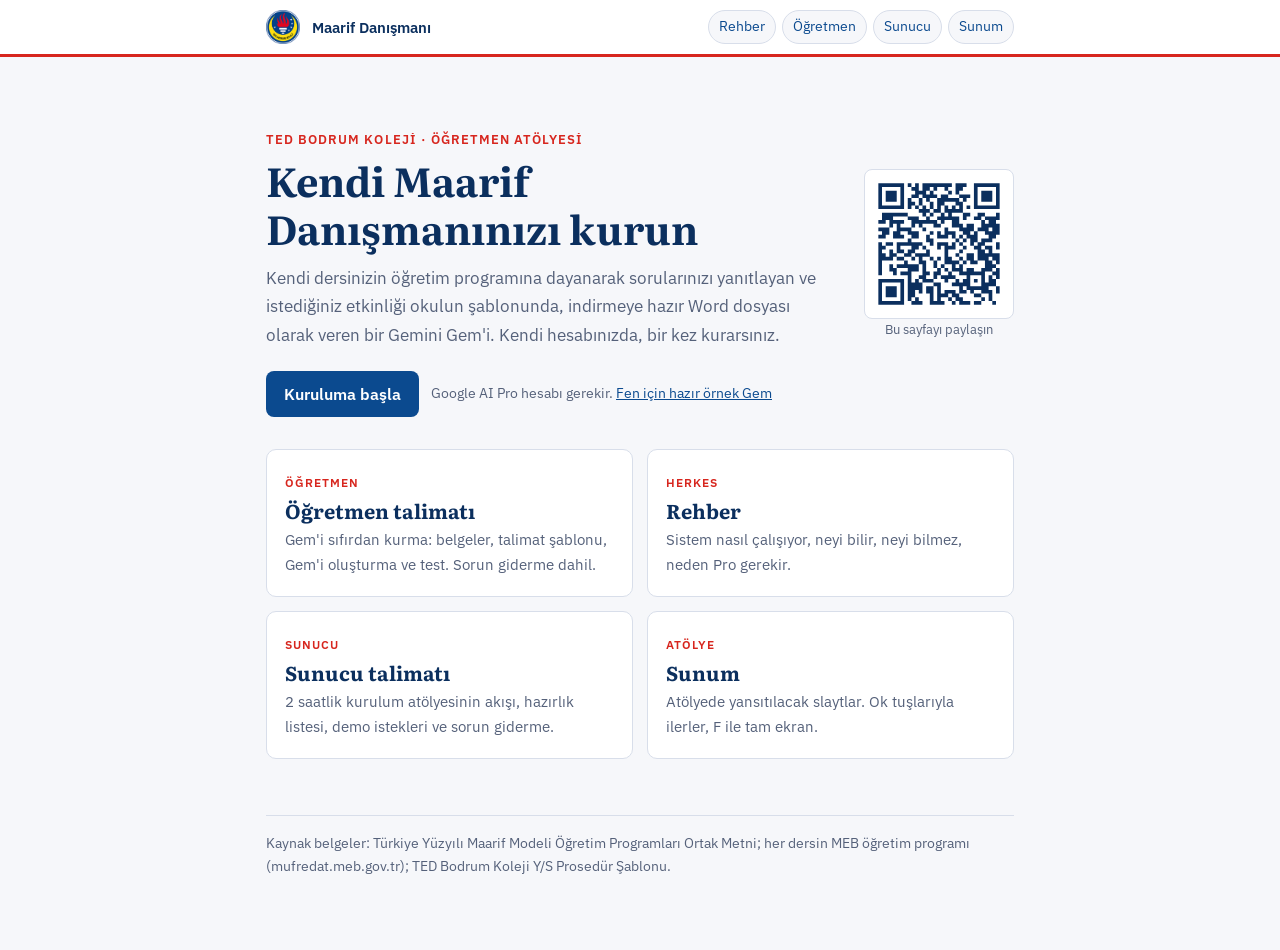
<file: index.html>
<!doctype html>
<html lang="tr">
<head>
<meta charset="utf-8">
<meta name="viewport" content="width=device-width, initial-scale=1, viewport-fit=cover">
<title>Maarif Danışmanı Atölyesi</title>
<meta name="description" content="TED Bodrum Koleji öğretmenlerinin kendi dersleri için Gemini ile Maarif Modeli danışmanı kurduğu atölye.">
<link rel="icon" href="assets/amblem.png">
<link rel="preconnect" href="https://fonts.googleapis.com">
<link rel="stylesheet" href="https://fonts.googleapis.com/css2?family=IBM+Plex+Mono:wght@400;500&family=IBM+Plex+Sans:ital,wght@0,400;0,500;0,600;1,400&family=Literata:opsz,wght@7..72,600;7..72,700&display=swap">
<link rel="stylesheet" href="assets/site.css">
<style>
.hero { display: grid; grid-template-columns: 1fr auto; gap: 28px; align-items: center; margin-top: 36px; }
.hero .qr { text-align: center; font-size: 13px; color: var(--muted); }
.hero .qr img { width: 150px; height: 150px; display: block; background: #fff; padding: 6px; border-radius: 8px; border: 1px solid var(--line); }
.cards { display: grid; grid-template-columns: repeat(2, minmax(0, 1fr)); gap: 14px; margin-top: 32px; }
.card { display: block; background: var(--surface); border: 1px solid var(--line); border-radius: 10px; padding: 18px; text-decoration: none; color: var(--fg); }
.card:hover, .card:focus-visible { border-color: var(--navy); }
.card .who { font-size: 12px; letter-spacing: .08em; text-transform: uppercase; color: var(--red); font-weight: 600; }
.card h2 { font-size: 20px; margin: 4px 0 6px; }
.card p { margin: 0; color: var(--muted); font-size: 15px; }
.cta { margin-top: 22px; display: flex; gap: 12px; flex-wrap: wrap; align-items: center; }
@media (max-width: 620px) { .hero { grid-template-columns: 1fr; } .hero .qr { display: none; } .cards { grid-template-columns: 1fr; } }
</style>
</head>
<body>
<header class="topbar"><div class="in">
  <img src="assets/amblem.png" alt="">
  <a class="brand" href="./" aria-current="page">Maarif Danışmanı</a>
  <nav aria-label="Sayfalar"><a href="rehber.html">Rehber</a><a href="ogretmen.html">Öğretmen</a><a href="sunucu.html">Sunucu</a><a href="sunum.html">Sunum</a></nav>
</div></header>

<main class="wrap">
  <section class="hero">
    <div>
      <p class="eyebrow">TED Bodrum Koleji · Öğretmen Atölyesi</p>
      <h1>Kendi Maarif Danışmanınızı kurun</h1>
      <p class="lead">Kendi dersinizin öğretim programına dayanarak sorularınızı yanıtlayan ve istediğiniz etkinliği okulun şablonunda, indirmeye hazır Word dosyası olarak veren bir Gemini Gem'i. Kendi hesabınızda, bir kez kurarsınız.</p>
      <div class="cta">
        <a class="btn" href="ogretmen.html">Kuruluma başla</a>
        <span class="lead" style="font-size:14px">Google AI Pro hesabı gerekir. <a href="https://gemini.google.com/gem/1J91IW7ghV2cMqy8UDze6Suy1BwKjvmki?usp=sharing" target="_blank" rel="noopener">Fen için hazır örnek Gem</a></span>
      </div>
    </div>
    <div class="qr"><img src="assets/qr.svg" alt="Bu sitenin QR kodu">Bu sayfayı paylaşın</div>
  </section>

  <div class="cards">
    <a class="card" href="ogretmen.html"><span class="who">Öğretmen</span><h2>Öğretmen talimatı</h2><p>Gem'i sıfırdan kurma: belgeler, talimat şablonu, Gem'i oluşturma ve test. Sorun giderme dahil.</p></a>
    <a class="card" href="rehber.html"><span class="who">Herkes</span><h2>Rehber</h2><p>Sistem nasıl çalışıyor, neyi bilir, neyi bilmez, neden Pro gerekir.</p></a>
    <a class="card" href="sunucu.html"><span class="who">Sunucu</span><h2>Sunucu talimatı</h2><p>2 saatlik kurulum atölyesinin akışı, hazırlık listesi, demo istekleri ve sorun giderme.</p></a>
    <a class="card" href="sunum.html"><span class="who">Atölye</span><h2>Sunum</h2><p>Atölyede yansıtılacak slaytlar. Ok tuşlarıyla ilerler, F ile tam ekran.</p></a>
  </div>

  <footer class="site">Kaynak belgeler: Türkiye Yüzyılı Maarif Modeli Öğretim Programları Ortak Metni; her dersin MEB öğretim programı (mufredat.meb.gov.tr); TED Bodrum Koleji Y/S Prosedür Şablonu.</footer>
</main>
</body>
</html>
</file>
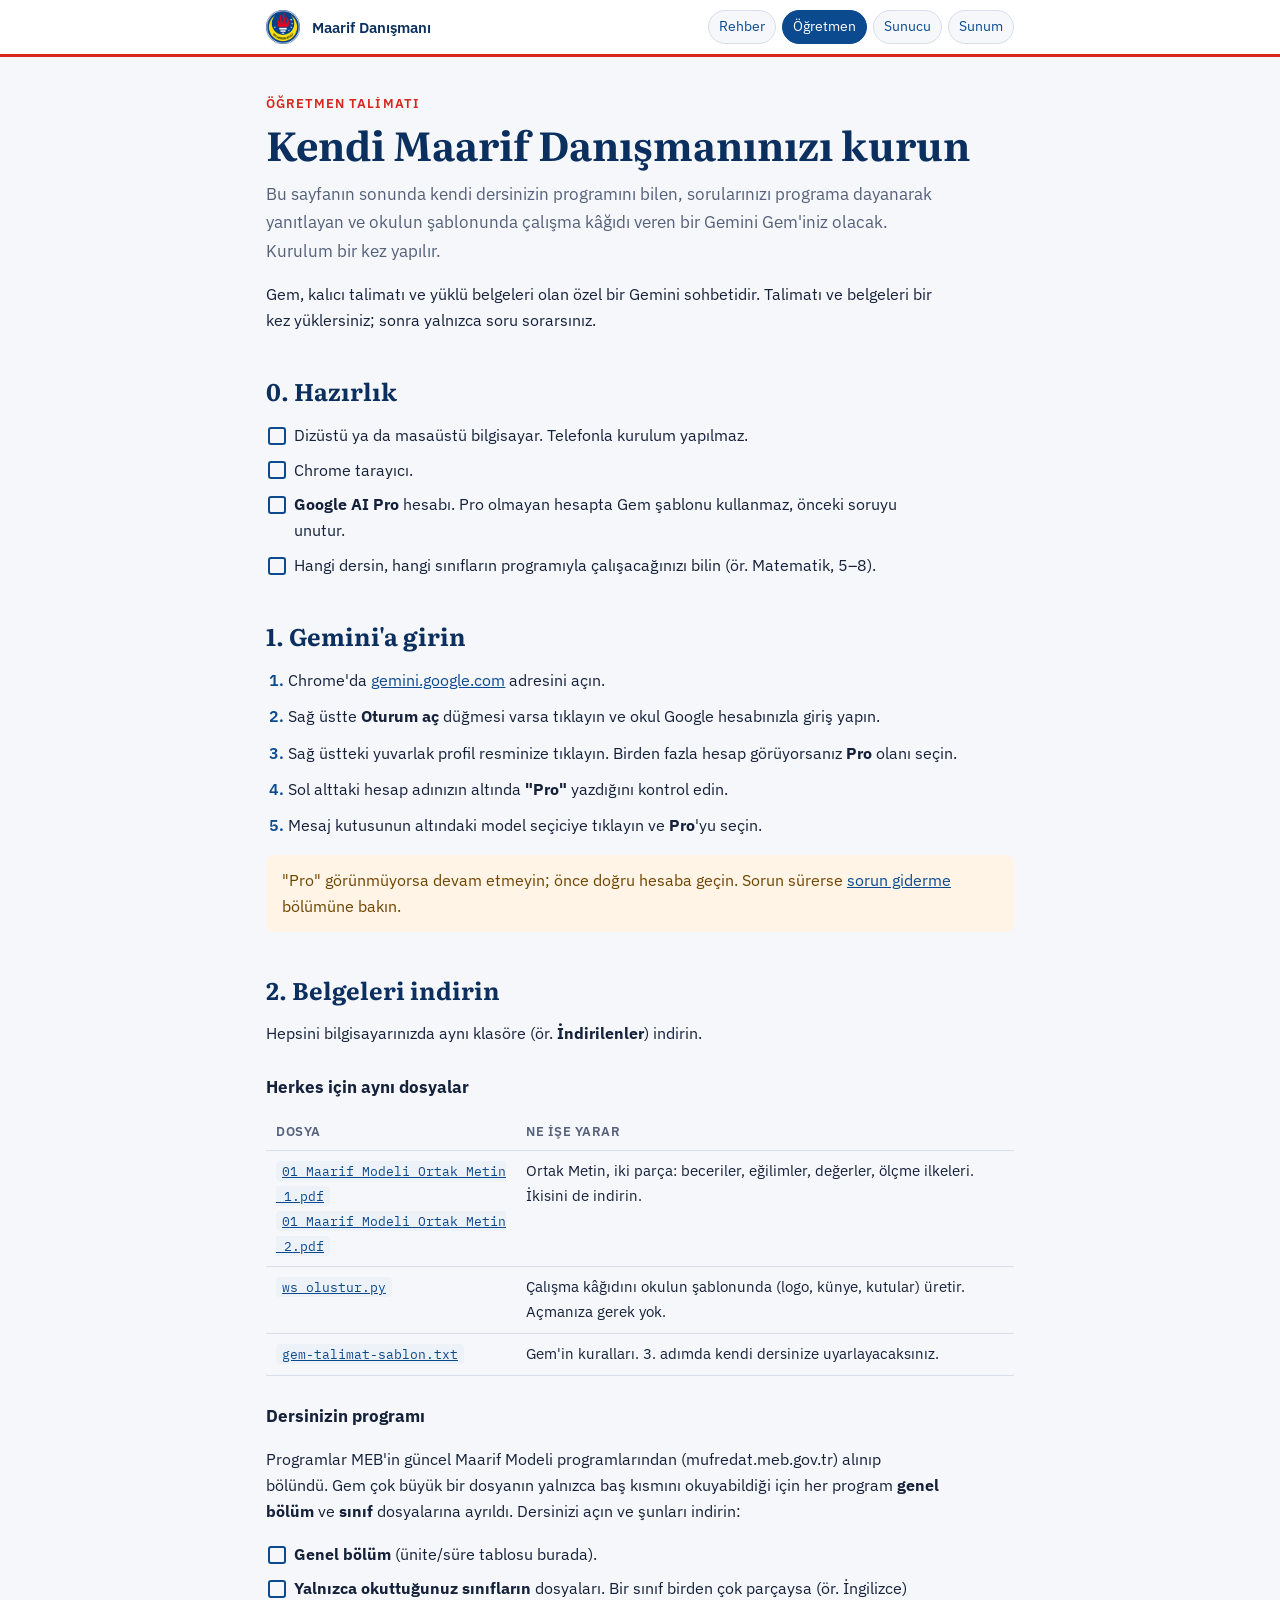
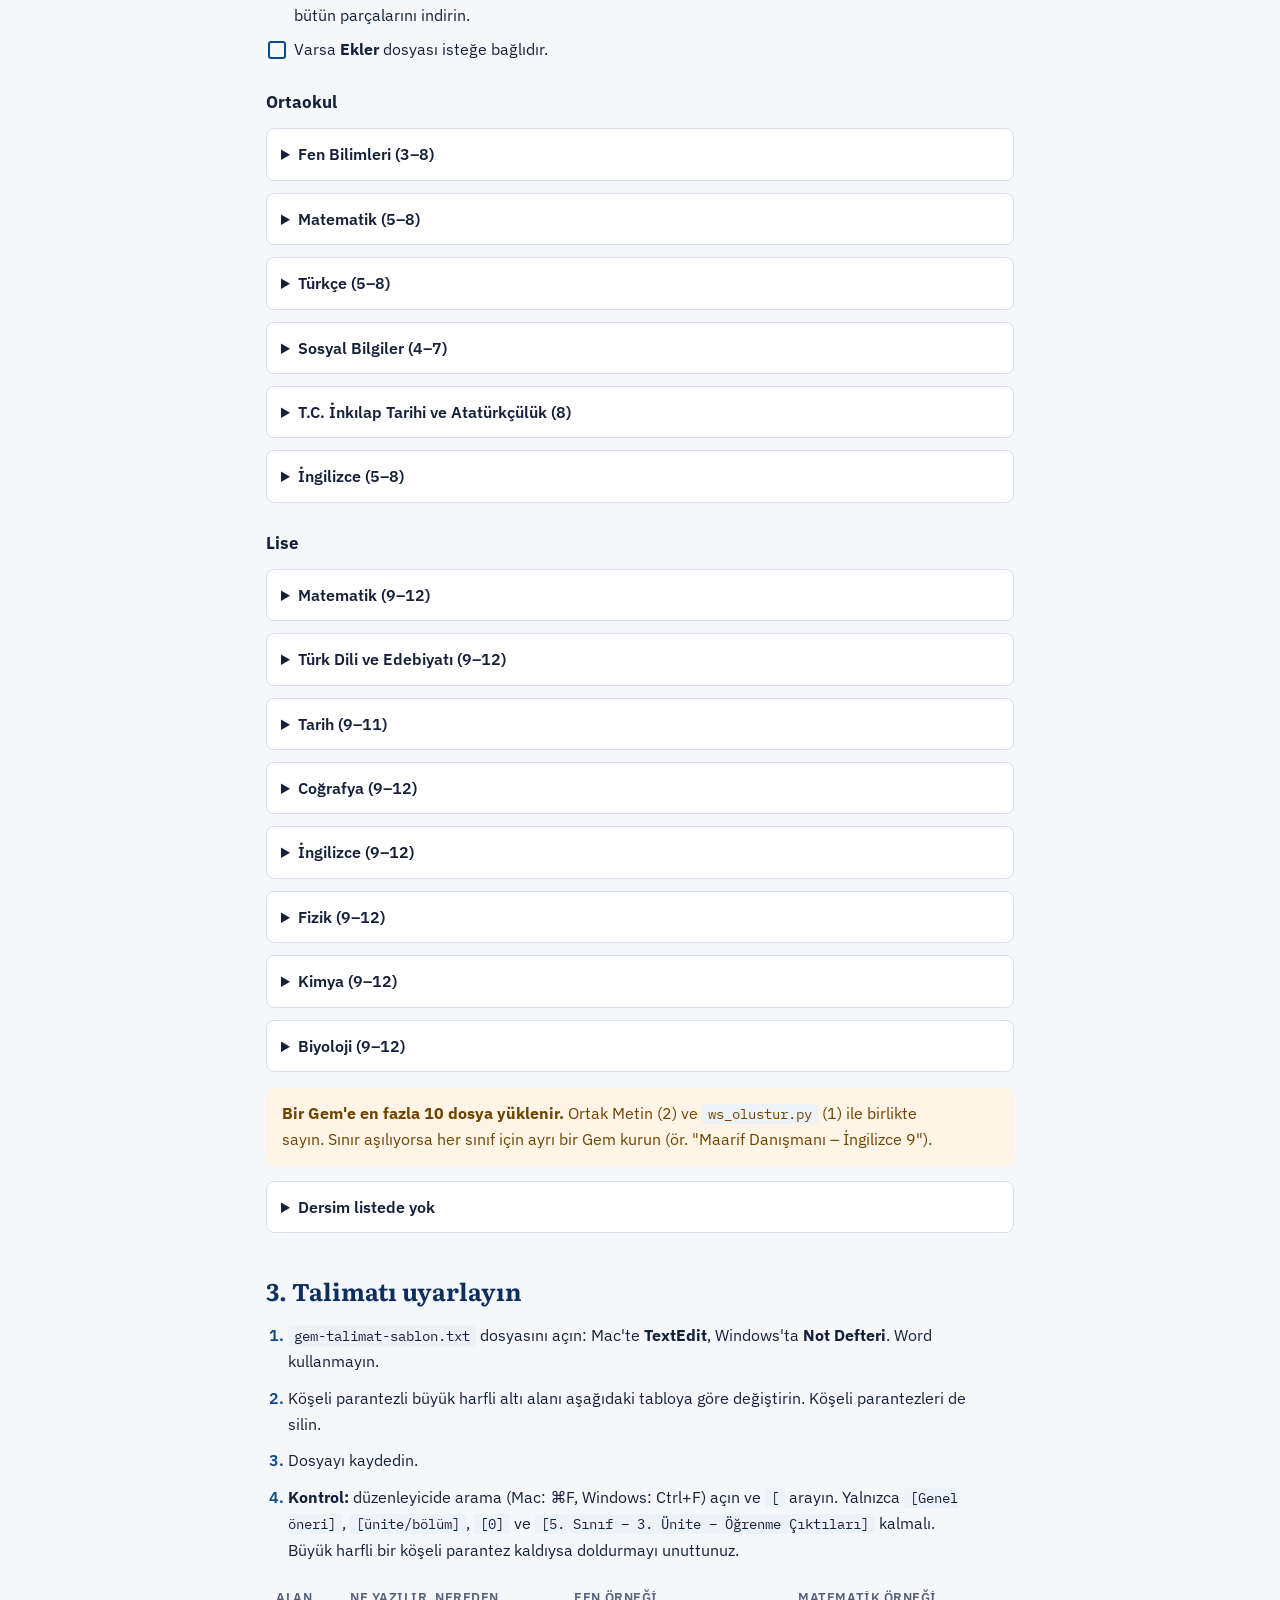
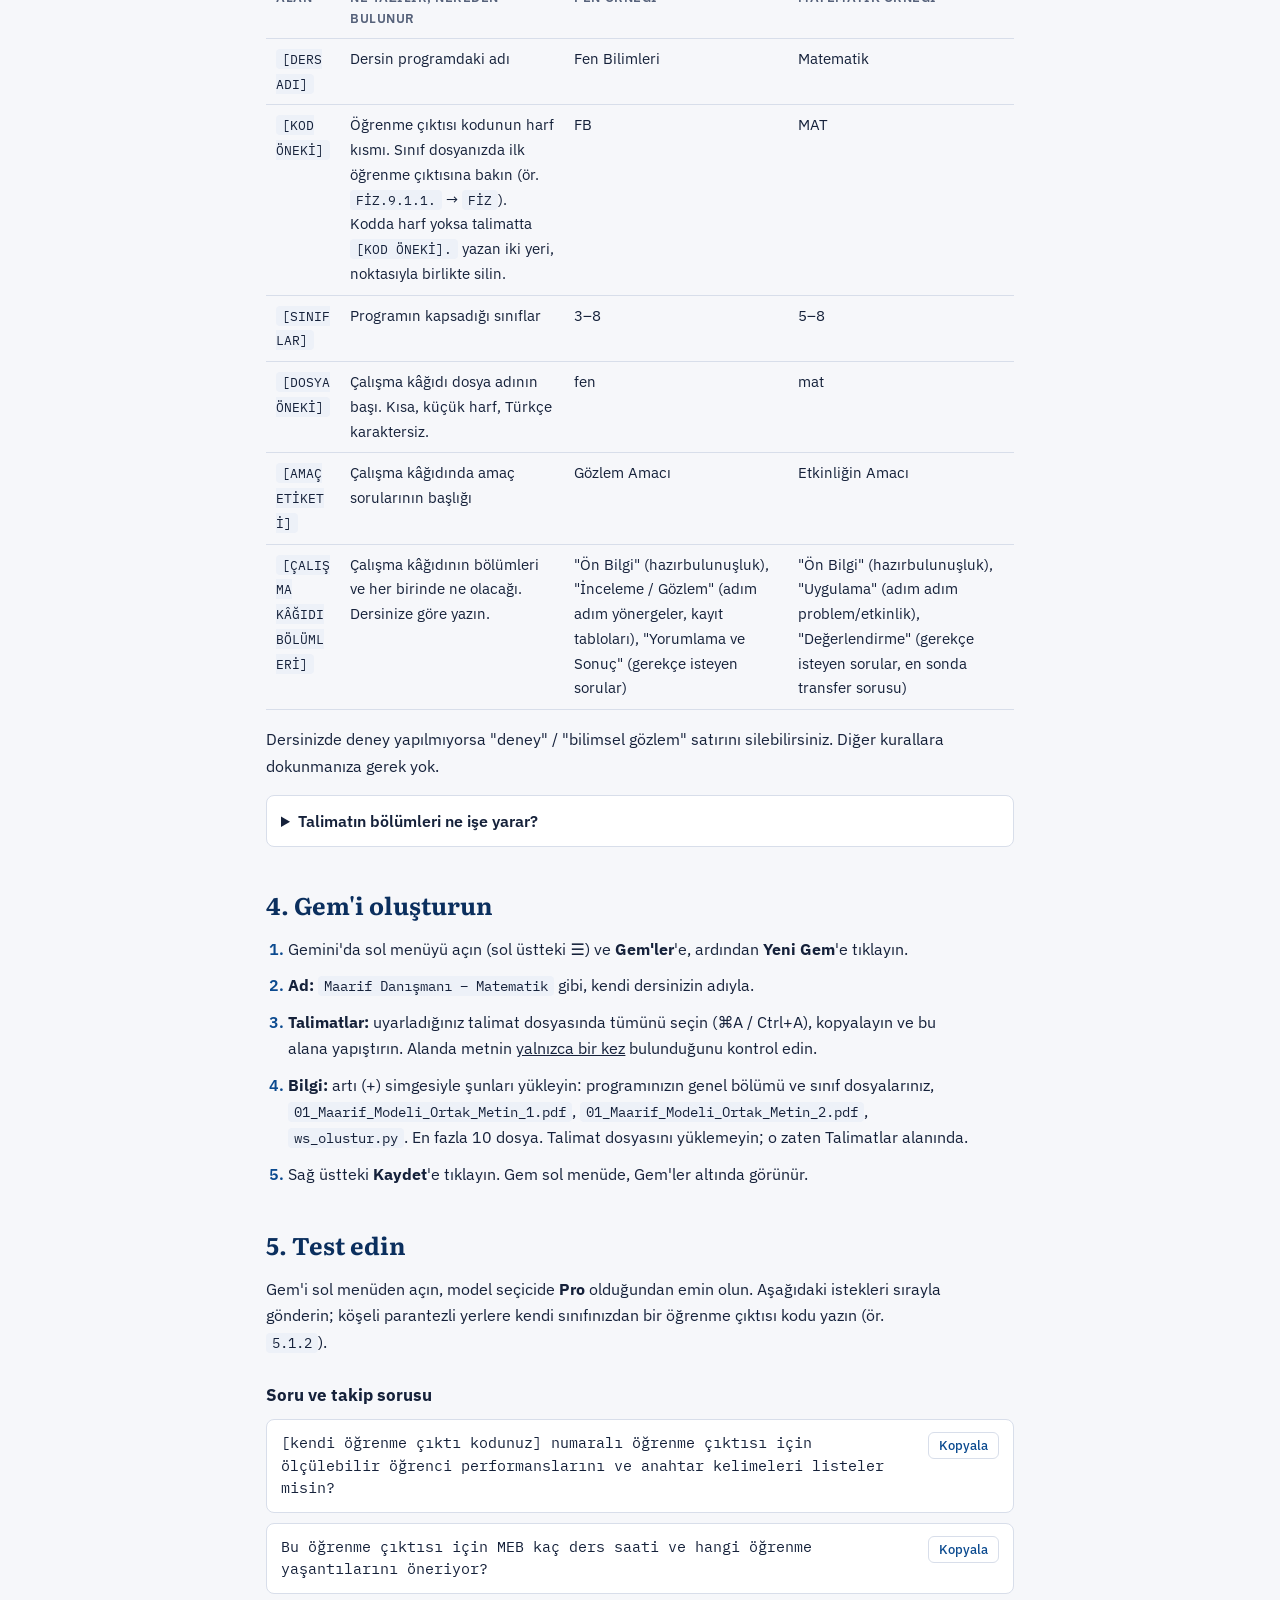
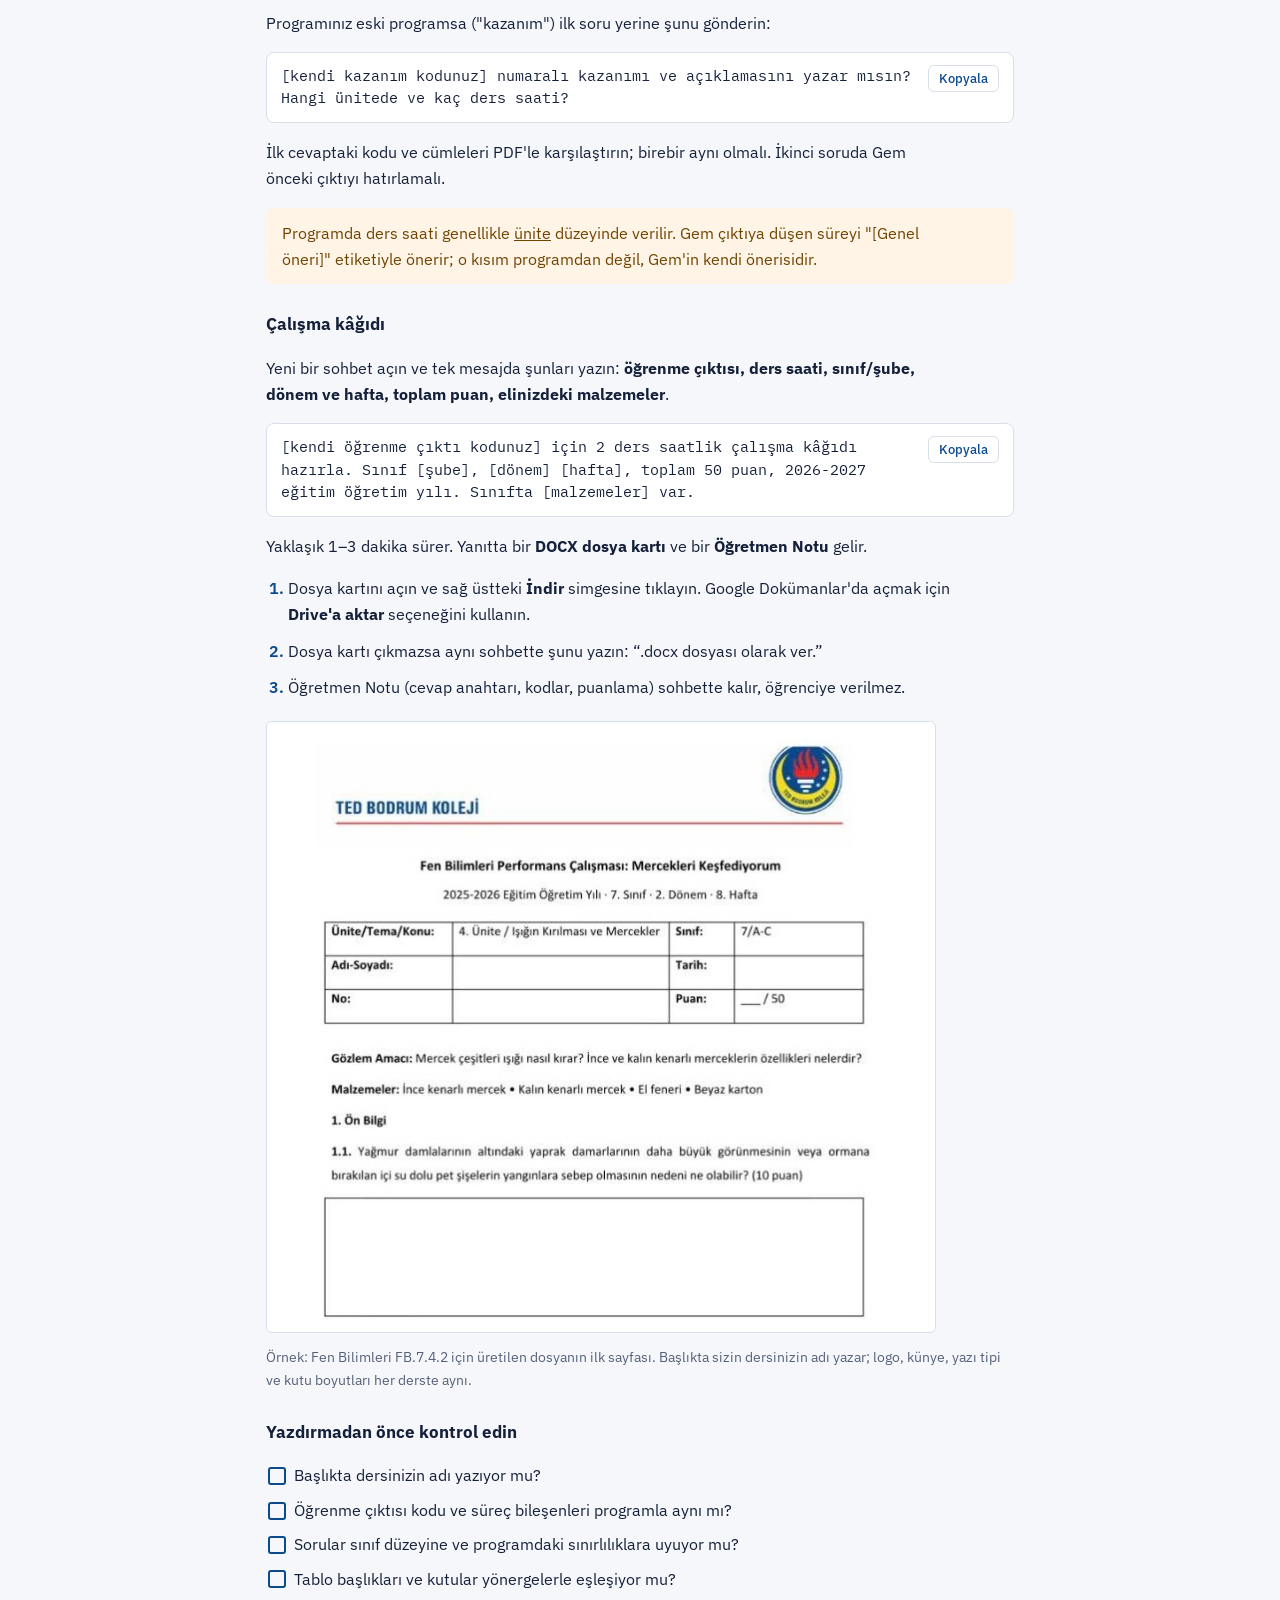
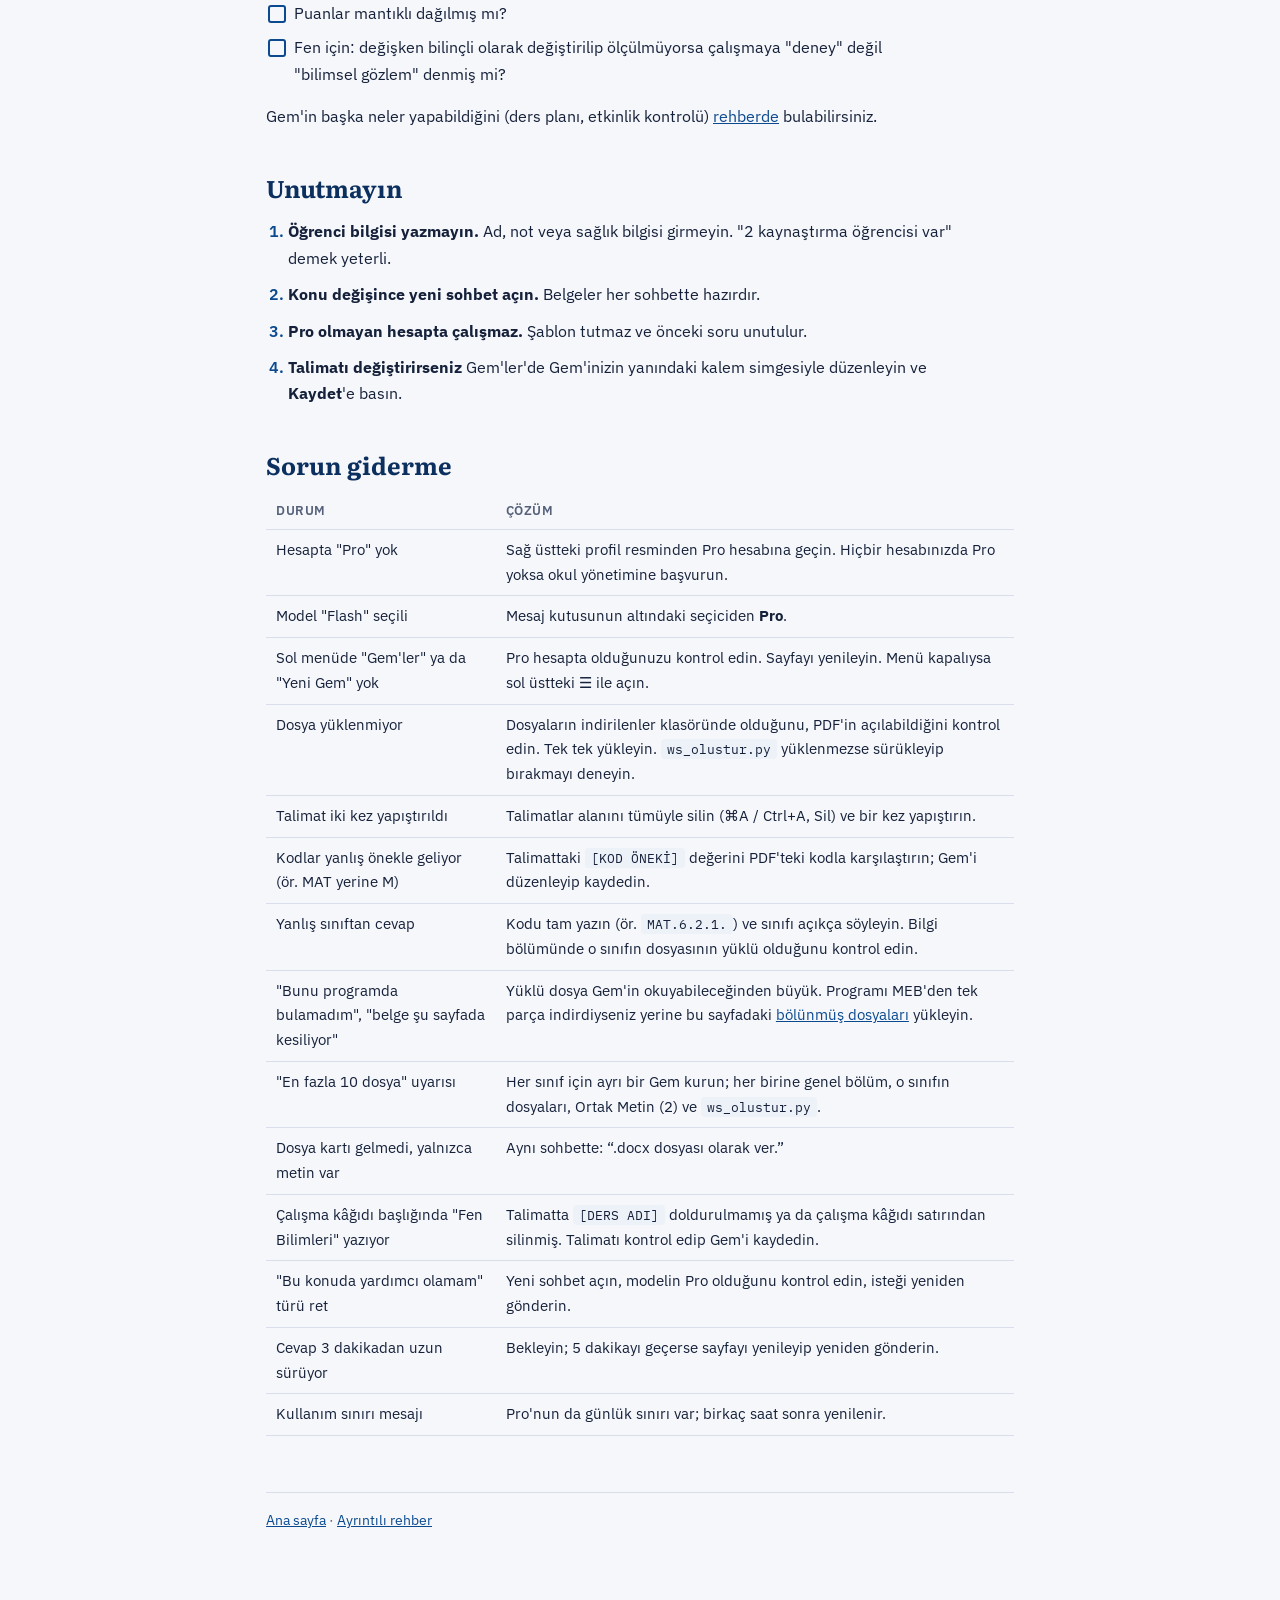
<file: ogretmen.html>
<!doctype html>
<html lang="tr">
<head>
<meta charset="utf-8">
<meta name="viewport" content="width=device-width, initial-scale=1, viewport-fit=cover">
<title>Öğretmen Talimatı · Maarif Danışmanı</title>
<link rel="icon" href="assets/amblem.png">
<link rel="preconnect" href="https://fonts.googleapis.com">
<link rel="stylesheet" href="https://fonts.googleapis.com/css2?family=IBM+Plex+Mono:wght@400;500&family=IBM+Plex+Sans:ital,wght@0,400;0,500;0,600;1,400&family=Literata:opsz,wght@7..72,600;7..72,700&display=swap">
<link rel="stylesheet" href="assets/site.css">
<style>
.files { display: grid; gap: 8px; padding: 0 14px 14px; list-style: none; margin: 0; }
.files a { display: flex; justify-content: space-between; gap: 12px; background: var(--surface); border: 1px solid var(--line); border-radius: 8px; padding: 10px 14px; text-decoration: none; }
.files a span:last-child { color: var(--muted); font-size: 14px; white-space: nowrap; }
.files a span:first-child { overflow-wrap: anywhere; min-width: 0; }
</style>
</head>
<body>
<header class="topbar"><div class="in">
  <img src="assets/amblem.png" alt="">
  <a class="brand" href="./">Maarif Danışmanı</a>
  <nav aria-label="Sayfalar"><a href="rehber.html">Rehber</a><a href="ogretmen.html" aria-current="page">Öğretmen</a><a href="sunucu.html">Sunucu</a><a href="sunum.html">Sunum</a></nav>
</div></header>

<main class="wrap">
  <p class="eyebrow">Öğretmen talimatı</p>
  <h1>Kendi Maarif Danışmanınızı kurun</h1>
  <p class="lead">Bu sayfanın sonunda kendi dersinizin programını bilen, sorularınızı programa dayanarak yanıtlayan ve okulun şablonunda çalışma kâğıdı veren bir Gemini Gem'iniz olacak. Kurulum bir kez yapılır.</p>
  <p>Gem, kalıcı talimatı ve yüklü belgeleri olan özel bir Gemini sohbetidir. Talimatı ve belgeleri bir kez yüklersiniz; sonra yalnızca soru sorarsınız.</p>

  <h2 id="hazirlik">0. Hazırlık</h2>
  <ul class="check">
    <li>Dizüstü ya da masaüstü bilgisayar. Telefonla kurulum yapılmaz.</li>
    <li>Chrome tarayıcı.</li>
    <li><strong>Google AI Pro</strong> hesabı. Pro olmayan hesapta Gem şablonu kullanmaz, önceki soruyu unutur.</li>
    <li>Hangi dersin, hangi sınıfların programıyla çalışacağınızı bilin (ör. Matematik, 5–8).</li>
  </ul>

  <h2 id="adim-1">1. Gemini'a girin</h2>
  <ol class="steps">
    <li>Chrome'da <a href="https://gemini.google.com" target="_blank" rel="noopener">gemini.google.com</a> adresini açın.</li>
    <li>Sağ üstte <strong>Oturum aç</strong> düğmesi varsa tıklayın ve okul Google hesabınızla giriş yapın.</li>
    <li>Sağ üstteki yuvarlak profil resminize tıklayın. Birden fazla hesap görüyorsanız <strong>Pro</strong> olanı seçin.</li>
    <li>Sol alttaki hesap adınızın altında <strong>"Pro"</strong> yazdığını kontrol edin.</li>
    <li>Mesaj kutusunun altındaki model seçiciye tıklayın ve <strong>Pro</strong>'yu seçin.</li>
  </ol>
  <div class="note"><p>"Pro" görünmüyorsa devam etmeyin; önce doğru hesaba geçin. Sorun sürerse <a href="#sorun-giderme">sorun giderme</a> bölümüne bakın.</p></div>

  <h2 id="adim-2">2. Belgeleri indirin</h2>
  <p>Hepsini bilgisayarınızda aynı klasöre (ör. <strong>İndirilenler</strong>) indirin.</p>
  <h3>Herkes için aynı dosyalar</h3>
  <div class="tbl"><table>
    <thead><tr><th>Dosya</th><th>Ne işe yarar</th></tr></thead>
    <tbody>
      <tr><td><a class="file" href="dosyalar/01_Maarif_Modeli_Ortak_Metin_1.pdf" download>01_Maarif_Modeli_Ortak_Metin_1.pdf</a><br><a class="file" href="dosyalar/01_Maarif_Modeli_Ortak_Metin_2.pdf" download>01_Maarif_Modeli_Ortak_Metin_2.pdf</a></td><td>Ortak Metin, iki parça: beceriler, eğilimler, değerler, ölçme ilkeleri. İkisini de indirin.</td></tr>
      <tr><td><a class="file" href="dosyalar/ws_olustur.py" download>ws_olustur.py</a></td><td>Çalışma kâğıdını okulun şablonunda (logo, künye, kutular) üretir. Açmanıza gerek yok.</td></tr>
      <tr><td><a class="file" href="dosyalar/gem-talimat-sablon.txt" download>gem-talimat-sablon.txt</a></td><td>Gem'in kuralları. 3. adımda kendi dersinize uyarlayacaksınız.</td></tr>
    </tbody>
  </table></div>

  <h3 id="programlar">Dersinizin programı</h3>
  <p>Programlar MEB'in güncel Maarif Modeli programlarından (mufredat.meb.gov.tr) alınıp bölündü. Gem çok büyük bir dosyanın yalnızca baş kısmını okuyabildiği için her program <strong>genel bölüm</strong> ve <strong>sınıf</strong> dosyalarına ayrıldı. Dersinizi açın ve şunları indirin:</p>
  <ul class="check">
    <li><strong>Genel bölüm</strong> (ünite/süre tablosu burada).</li>
    <li><strong>Yalnızca okuttuğunuz sınıfların</strong> dosyaları. Bir sınıf birden çok parçaysa (ör. İngilizce) bütün parçalarını indirin.</li>
    <li>Varsa <strong>Ekler</strong> dosyası isteğe bağlıdır.</li>
  </ul>
  <h3>Ortaokul</h3>
  <details>
    <summary>Fen Bilimleri (3–8)</summary>
    <ul class="files">
      <li><a href="dosyalar/00_Fen_Programi_Genel_Bolum_ve_Sure_Tablosu.pdf" download><span>Genel bölüm (her öğretmen indirir)</span><span>2,0 MB</span></a></li>
      <li><a href="dosyalar/03_Fen_Programi_3_Sinif.pdf" download><span>3. sınıf</span><span>0,5 MB</span></a></li>
      <li><a href="dosyalar/04_Fen_Programi_4_Sinif.pdf" download><span>4. sınıf</span><span>0,5 MB</span></a></li>
      <li><a href="dosyalar/05_Fen_Programi_5_Sinif.pdf" download><span>5. sınıf</span><span>0,5 MB</span></a></li>
      <li><a href="dosyalar/06_Fen_Programi_6_Sinif.pdf" download><span>6. sınıf</span><span>0,6 MB</span></a></li>
      <li><a href="dosyalar/07_Fen_Programi_7_Sinif.pdf" download><span>7. sınıf</span><span>0,5 MB</span></a></li>
      <li><a href="dosyalar/08_Fen_Programi_8_Sinif.pdf" download><span>8. sınıf</span><span>0,6 MB</span></a></li>
    </ul>
  </details>
  <details>
    <summary>Matematik (5–8)</summary>
    <ul class="files">
      <li><a href="dosyalar/programlar/ortaokul-matematik/ortaokul-matematik_00_genel.pdf" download><span>Genel bölüm (her öğretmen indirir)</span><span>1,7 MB</span></a></li>
      <li><a href="dosyalar/programlar/ortaokul-matematik/ortaokul-matematik_05_sinif.pdf" download><span>5. sınıf</span><span>0,5 MB</span></a></li>
      <li><a href="dosyalar/programlar/ortaokul-matematik/ortaokul-matematik_06_sinif.pdf" download><span>6. sınıf</span><span>0,5 MB</span></a></li>
      <li><a href="dosyalar/programlar/ortaokul-matematik/ortaokul-matematik_07_sinif.pdf" download><span>7. sınıf</span><span>0,5 MB</span></a></li>
      <li><a href="dosyalar/programlar/ortaokul-matematik/ortaokul-matematik_08_sinif.pdf" download><span>8. sınıf</span><span>1,3 MB</span></a></li>
    </ul>
  </details>
  <details>
    <summary>Türkçe (5–8)</summary>
    <ul class="files">
      <li><a href="dosyalar/programlar/ortaokul-turkce/ortaokul-turkce_00_genel.pdf" download><span>Genel bölüm (her öğretmen indirir)</span><span>1,9 MB</span></a></li>
      <li><a href="dosyalar/programlar/ortaokul-turkce/ortaokul-turkce_05_sinif.pdf" download><span>5. sınıf</span><span>0,2 MB</span></a></li>
      <li><a href="dosyalar/programlar/ortaokul-turkce/ortaokul-turkce_06_sinif.pdf" download><span>6. sınıf</span><span>0,2 MB</span></a></li>
      <li><a href="dosyalar/programlar/ortaokul-turkce/ortaokul-turkce_07_sinif.pdf" download><span>7. sınıf</span><span>0,2 MB</span></a></li>
      <li><a href="dosyalar/programlar/ortaokul-turkce/ortaokul-turkce_08_sinif.pdf" download><span>8. sınıf</span><span>0,2 MB</span></a></li>
      <li><a href="dosyalar/programlar/ortaokul-turkce/ortaokul-turkce_99_ekler.pdf" download><span>Ekler</span><span>6,0 MB</span></a></li>
    </ul>
  </details>
  <details>
    <summary>Sosyal Bilgiler (4–7)</summary>
    <ul class="files">
      <li><a href="dosyalar/programlar/ortaokul-sosyal-bilgiler/ortaokul-sosyal-bilgiler_00_genel.pdf" download><span>Genel bölüm (her öğretmen indirir)</span><span>1,5 MB</span></a></li>
      <li><a href="dosyalar/programlar/ortaokul-sosyal-bilgiler/ortaokul-sosyal-bilgiler_04_sinif.pdf" download><span>4. sınıf</span><span>0,5 MB</span></a></li>
      <li><a href="dosyalar/programlar/ortaokul-sosyal-bilgiler/ortaokul-sosyal-bilgiler_05_sinif.pdf" download><span>5. sınıf</span><span>0,5 MB</span></a></li>
      <li><a href="dosyalar/programlar/ortaokul-sosyal-bilgiler/ortaokul-sosyal-bilgiler_06_sinif.pdf" download><span>6. sınıf</span><span>0,5 MB</span></a></li>
      <li><a href="dosyalar/programlar/ortaokul-sosyal-bilgiler/ortaokul-sosyal-bilgiler_07_sinif.pdf" download><span>7. sınıf</span><span>2,2 MB</span></a></li>
    </ul>
  </details>
  <details>
    <summary>T.C. İnkılap Tarihi ve Atatürkçülük (8)</summary>
    <ul class="files">
      <li><a href="dosyalar/programlar/ortaokul-inkilap-tarihi/ortaokul-inkilap-tarihi_tum.pdf" download><span>Programın tamamı (tek dosya)</span><span>2,1 MB</span></a></li>
    </ul>
  </details>
  <details>
    <summary>İngilizce (5–8)</summary>
    <ul class="files">
      <li><a href="dosyalar/programlar/ortaokul-ingilizce/ortaokul-ingilizce_00_genel.pdf" download><span>Genel bölüm (her öğretmen indirir)</span><span>2,1 MB</span></a></li>
      <li><a href="dosyalar/programlar/ortaokul-ingilizce/ortaokul-ingilizce_05_sinif_1.pdf" download><span>5. sınıf · parça 1/3</span><span>0,5 MB</span></a></li>
      <li><a href="dosyalar/programlar/ortaokul-ingilizce/ortaokul-ingilizce_05_sinif_2.pdf" download><span>5. sınıf · parça 2/3</span><span>0,5 MB</span></a></li>
      <li><a href="dosyalar/programlar/ortaokul-ingilizce/ortaokul-ingilizce_05_sinif_3.pdf" download><span>5. sınıf · parça 3/3</span><span>0,5 MB</span></a></li>
      <li><a href="dosyalar/programlar/ortaokul-ingilizce/ortaokul-ingilizce_06_sinif_1.pdf" download><span>6. sınıf · parça 1/3</span><span>0,5 MB</span></a></li>
      <li><a href="dosyalar/programlar/ortaokul-ingilizce/ortaokul-ingilizce_06_sinif_2.pdf" download><span>6. sınıf · parça 2/3</span><span>0,5 MB</span></a></li>
      <li><a href="dosyalar/programlar/ortaokul-ingilizce/ortaokul-ingilizce_06_sinif_3.pdf" download><span>6. sınıf · parça 3/3</span><span>0,5 MB</span></a></li>
      <li><a href="dosyalar/programlar/ortaokul-ingilizce/ortaokul-ingilizce_07_sinif_1.pdf" download><span>7. sınıf · parça 1/3</span><span>0,7 MB</span></a></li>
      <li><a href="dosyalar/programlar/ortaokul-ingilizce/ortaokul-ingilizce_07_sinif_2.pdf" download><span>7. sınıf · parça 2/3</span><span>0,6 MB</span></a></li>
      <li><a href="dosyalar/programlar/ortaokul-ingilizce/ortaokul-ingilizce_07_sinif_3.pdf" download><span>7. sınıf · parça 3/3</span><span>0,6 MB</span></a></li>
      <li><a href="dosyalar/programlar/ortaokul-ingilizce/ortaokul-ingilizce_08_sinif_1.pdf" download><span>8. sınıf · parça 1/3</span><span>0,6 MB</span></a></li>
      <li><a href="dosyalar/programlar/ortaokul-ingilizce/ortaokul-ingilizce_08_sinif_2.pdf" download><span>8. sınıf · parça 2/3</span><span>0,6 MB</span></a></li>
      <li><a href="dosyalar/programlar/ortaokul-ingilizce/ortaokul-ingilizce_08_sinif_3.pdf" download><span>8. sınıf · parça 3/3</span><span>0,6 MB</span></a></li>
      <li><a href="dosyalar/programlar/ortaokul-ingilizce/ortaokul-ingilizce_99_ekler.pdf" download><span>Ekler</span><span>1,1 MB</span></a></li>
    </ul>
  </details>
  <h3>Lise</h3>
  <details>
    <summary>Matematik (9–12)</summary>
    <ul class="files">
      <li><a href="dosyalar/programlar/lise-matematik/lise-matematik_00_genel.pdf" download><span>Genel bölüm (her öğretmen indirir)</span><span>3,4 MB</span></a></li>
      <li><a href="dosyalar/programlar/lise-matematik/lise-matematik_09_sinif.pdf" download><span>9. sınıf</span><span>0,7 MB</span></a></li>
      <li><a href="dosyalar/programlar/lise-matematik/lise-matematik_10_sinif.pdf" download><span>10. sınıf</span><span>0,7 MB</span></a></li>
      <li><a href="dosyalar/programlar/lise-matematik/lise-matematik_11_sinif.pdf" download><span>11. sınıf</span><span>0,6 MB</span></a></li>
      <li><a href="dosyalar/programlar/lise-matematik/lise-matematik_12_sinif.pdf" download><span>12. sınıf</span><span>1,7 MB</span></a></li>
    </ul>
  </details>
  <details>
    <summary>Türk Dili ve Edebiyatı (9–12)</summary>
    <ul class="files">
      <li><a href="dosyalar/programlar/lise-turk-dili-edebiyati/lise-turk-dili-edebiyati_00_genel.pdf" download><span>Genel bölüm (her öğretmen indirir)</span><span>2,0 MB</span></a></li>
      <li><a href="dosyalar/programlar/lise-turk-dili-edebiyati/lise-turk-dili-edebiyati_hazirlik.pdf" download><span>Hazırlık sınıfı</span><span>0,3 MB</span></a></li>
      <li><a href="dosyalar/programlar/lise-turk-dili-edebiyati/lise-turk-dili-edebiyati_09_sinif.pdf" download><span>9. sınıf</span><span>0,3 MB</span></a></li>
      <li><a href="dosyalar/programlar/lise-turk-dili-edebiyati/lise-turk-dili-edebiyati_10_sinif.pdf" download><span>10. sınıf</span><span>0,3 MB</span></a></li>
      <li><a href="dosyalar/programlar/lise-turk-dili-edebiyati/lise-turk-dili-edebiyati_11_sinif.pdf" download><span>11. sınıf</span><span>0,3 MB</span></a></li>
      <li><a href="dosyalar/programlar/lise-turk-dili-edebiyati/lise-turk-dili-edebiyati_12_sinif.pdf" download><span>12. sınıf</span><span>1,4 MB</span></a></li>
    </ul>
  </details>
  <details>
    <summary>Tarih (9–11)</summary>
    <ul class="files">
      <li><a href="dosyalar/programlar/lise-tarih/lise-tarih_00_genel.pdf" download><span>Genel bölüm (her öğretmen indirir)</span><span>1,7 MB</span></a></li>
      <li><a href="dosyalar/programlar/lise-tarih/lise-tarih_09_sinif.pdf" download><span>9. sınıf</span><span>0,2 MB</span></a></li>
      <li><a href="dosyalar/programlar/lise-tarih/lise-tarih_10_sinif.pdf" download><span>10. sınıf</span><span>0,2 MB</span></a></li>
      <li><a href="dosyalar/programlar/lise-tarih/lise-tarih_11_sinif.pdf" download><span>11. sınıf</span><span>0,2 MB</span></a></li>
      <li><a href="dosyalar/programlar/lise-tarih/lise-tarih_99_ekler.pdf" download><span>Ekler</span><span>1,0 MB</span></a></li>
    </ul>
  </details>
  <details>
    <summary>Coğrafya (9–12)</summary>
    <ul class="files">
      <li><a href="dosyalar/programlar/lise-cografya/lise-cografya_00_genel.pdf" download><span>Genel bölüm (her öğretmen indirir)</span><span>1,7 MB</span></a></li>
      <li><a href="dosyalar/programlar/lise-cografya/lise-cografya_09_sinif.pdf" download><span>9. sınıf</span><span>0,3 MB</span></a></li>
      <li><a href="dosyalar/programlar/lise-cografya/lise-cografya_10_sinif.pdf" download><span>10. sınıf</span><span>0,3 MB</span></a></li>
      <li><a href="dosyalar/programlar/lise-cografya/lise-cografya_11_sinif.pdf" download><span>11. sınıf</span><span>0,3 MB</span></a></li>
      <li><a href="dosyalar/programlar/lise-cografya/lise-cografya_12_sinif.pdf" download><span>12. sınıf</span><span>1,3 MB</span></a></li>
    </ul>
  </details>
  <details>
    <summary>İngilizce (9–12)</summary>
    <ul class="files">
      <li><a href="dosyalar/programlar/lise-ingilizce/lise-ingilizce_00_genel.pdf" download><span>Genel bölüm (her öğretmen indirir)</span><span>2,0 MB</span></a></li>
      <li><a href="dosyalar/programlar/lise-ingilizce/lise-ingilizce_09_sinif_1.pdf" download><span>9. sınıf · parça 1/4</span><span>0,4 MB</span></a></li>
      <li><a href="dosyalar/programlar/lise-ingilizce/lise-ingilizce_09_sinif_2.pdf" download><span>9. sınıf · parça 2/4</span><span>0,4 MB</span></a></li>
      <li><a href="dosyalar/programlar/lise-ingilizce/lise-ingilizce_09_sinif_3.pdf" download><span>9. sınıf · parça 3/4</span><span>0,4 MB</span></a></li>
      <li><a href="dosyalar/programlar/lise-ingilizce/lise-ingilizce_09_sinif_4.pdf" download><span>9. sınıf · parça 4/4</span><span>0,4 MB</span></a></li>
      <li><a href="dosyalar/programlar/lise-ingilizce/lise-ingilizce_10_sinif_1.pdf" download><span>10. sınıf · parça 1/4</span><span>0,5 MB</span></a></li>
      <li><a href="dosyalar/programlar/lise-ingilizce/lise-ingilizce_10_sinif_2.pdf" download><span>10. sınıf · parça 2/4</span><span>0,4 MB</span></a></li>
      <li><a href="dosyalar/programlar/lise-ingilizce/lise-ingilizce_10_sinif_3.pdf" download><span>10. sınıf · parça 3/4</span><span>0,5 MB</span></a></li>
      <li><a href="dosyalar/programlar/lise-ingilizce/lise-ingilizce_10_sinif_4.pdf" download><span>10. sınıf · parça 4/4</span><span>0,5 MB</span></a></li>
      <li><a href="dosyalar/programlar/lise-ingilizce/lise-ingilizce_11_sinif_1.pdf" download><span>11. sınıf · parça 1/4</span><span>0,4 MB</span></a></li>
      <li><a href="dosyalar/programlar/lise-ingilizce/lise-ingilizce_11_sinif_2.pdf" download><span>11. sınıf · parça 2/4</span><span>0,5 MB</span></a></li>
      <li><a href="dosyalar/programlar/lise-ingilizce/lise-ingilizce_11_sinif_3.pdf" download><span>11. sınıf · parça 3/4</span><span>0,4 MB</span></a></li>
      <li><a href="dosyalar/programlar/lise-ingilizce/lise-ingilizce_11_sinif_4.pdf" download><span>11. sınıf · parça 4/4</span><span>0,4 MB</span></a></li>
      <li><a href="dosyalar/programlar/lise-ingilizce/lise-ingilizce_12_sinif_1.pdf" download><span>12. sınıf · parça 1/3</span><span>0,4 MB</span></a></li>
      <li><a href="dosyalar/programlar/lise-ingilizce/lise-ingilizce_12_sinif_2.pdf" download><span>12. sınıf · parça 2/3</span><span>0,4 MB</span></a></li>
      <li><a href="dosyalar/programlar/lise-ingilizce/lise-ingilizce_12_sinif_3.pdf" download><span>12. sınıf · parça 3/3</span><span>0,4 MB</span></a></li>
    </ul>
  </details>
  <details>
    <summary>Fizik (9–12)</summary>
    <ul class="files">
      <li><a href="dosyalar/programlar/lise-fizik/lise-fizik_00_genel.pdf" download><span>Genel bölüm (her öğretmen indirir)</span><span>1,7 MB</span></a></li>
      <li><a href="dosyalar/programlar/lise-fizik/lise-fizik_09_sinif.pdf" download><span>9. sınıf</span><span>0,2 MB</span></a></li>
      <li><a href="dosyalar/programlar/lise-fizik/lise-fizik_10_sinif.pdf" download><span>10. sınıf</span><span>0,2 MB</span></a></li>
      <li><a href="dosyalar/programlar/lise-fizik/lise-fizik_11_sinif.pdf" download><span>11. sınıf</span><span>0,2 MB</span></a></li>
      <li><a href="dosyalar/programlar/lise-fizik/lise-fizik_12_sinif.pdf" download><span>12. sınıf</span><span>1,0 MB</span></a></li>
    </ul>
  </details>
  <details>
    <summary>Kimya (9–12)</summary>
    <ul class="files">
      <li><a href="dosyalar/programlar/lise-kimya/lise-kimya_00_genel.pdf" download><span>Genel bölüm (her öğretmen indirir)</span><span>1,8 MB</span></a></li>
      <li><a href="dosyalar/programlar/lise-kimya/lise-kimya_09_sinif.pdf" download><span>9. sınıf</span><span>0,3 MB</span></a></li>
      <li><a href="dosyalar/programlar/lise-kimya/lise-kimya_10_sinif.pdf" download><span>10. sınıf</span><span>0,2 MB</span></a></li>
      <li><a href="dosyalar/programlar/lise-kimya/lise-kimya_11_sinif.pdf" download><span>11. sınıf</span><span>0,3 MB</span></a></li>
      <li><a href="dosyalar/programlar/lise-kimya/lise-kimya_12_sinif.pdf" download><span>12. sınıf</span><span>1,2 MB</span></a></li>
    </ul>
  </details>
  <details>
    <summary>Biyoloji (9–12)</summary>
    <ul class="files">
      <li><a href="dosyalar/programlar/lise-biyoloji/lise-biyoloji_00_genel.pdf" download><span>Genel bölüm (her öğretmen indirir)</span><span>2,4 MB</span></a></li>
      <li><a href="dosyalar/programlar/lise-biyoloji/lise-biyoloji_09_sinif.pdf" download><span>9. sınıf</span><span>0,2 MB</span></a></li>
      <li><a href="dosyalar/programlar/lise-biyoloji/lise-biyoloji_10_sinif.pdf" download><span>10. sınıf</span><span>0,2 MB</span></a></li>
      <li><a href="dosyalar/programlar/lise-biyoloji/lise-biyoloji_11_sinif.pdf" download><span>11. sınıf</span><span>0,2 MB</span></a></li>
      <li><a href="dosyalar/programlar/lise-biyoloji/lise-biyoloji_12_sinif.pdf" download><span>12. sınıf</span><span>1,8 MB</span></a></li>
    </ul>
  </details>
  <div class="note"><p><strong>Bir Gem'e en fazla 10 dosya yüklenir.</strong> Ortak Metin (2) ve <span class="file">ws_olustur.py</span> (1) ile birlikte sayın. Sınır aşılıyorsa her sınıf için ayrı bir Gem kurun (ör. "Maarif Danışmanı – İngilizce 9").</p></div>
  <details>
    <summary>Dersim listede yok</summary>
    <ol class="steps" style="padding:0 14px 0 2.2em">
      <li><a href="https://mufredat.meb.gov.tr" target="_blank" rel="noopener">mufredat.meb.gov.tr</a> → <strong>Öğretim Programları</strong>. Önce adı <strong>TYMM</strong> ile başlayan sekmeye bakın; dersiniz yoksa eski programı (<strong>Temel Eğitim</strong> / <strong>Ortaöğretim</strong>) indirin.</li>
      <li>PDF'i Chrome'da açın. İçindekiler sayfasından genel bölümün ve sınıfınızın sayfa aralığını bulun.</li>
      <li><strong>Yazdır</strong> (⌘P / Ctrl+P) → Hedef: <strong>PDF olarak kaydet</strong> → Sayfalar: <strong>Özel</strong>, aralığı yazın (ör. <code>1-13</code>) → <strong>Kaydet</strong>. Genel bölüm ve her sınıf için ayrı ayrı yapın; bir dosya 60 sayfayı geçmesin.</li>
      <li>Dosya adlarını listedekiler gibi verin: <code>dersadi_00_genel.pdf</code>, <code>dersadi_07_sinif.pdf</code>.</li>
      <li>PDF'te "öğrenme çıktısı" yerine <strong>"kazanım"</strong> yazıyorsa eski programdır; kurulum aynı, test adımında "kazanım" deyin.</li>
    </ol>
  </details>

  <h2 id="adim-3">3. Talimatı uyarlayın</h2>
  <ol class="steps">
    <li><span class="file">gem-talimat-sablon.txt</span> dosyasını açın: Mac'te <strong>TextEdit</strong>, Windows'ta <strong>Not Defteri</strong>. Word kullanmayın.</li>
    <li>Köşeli parantezli büyük harfli altı alanı aşağıdaki tabloya göre değiştirin. Köşeli parantezleri de silin.</li>
    <li>Dosyayı kaydedin.</li>
    <li><strong>Kontrol:</strong> düzenleyicide arama (Mac: ⌘F, Windows: Ctrl+F) açın ve <code>[</code> arayın. Yalnızca <code>[Genel öneri]</code>, <code>[ünite/bölüm]</code>, <code>[0]</code> ve <code>[5. Sınıf – 3. Ünite – Öğrenme Çıktıları]</code> kalmalı. Büyük harfli bir köşeli parantez kaldıysa doldurmayı unuttunuz.</li>
  </ol>
  <div class="tbl"><table>
    <thead><tr><th>Alan</th><th>Ne yazılır, nereden bulunur</th><th>Fen örneği</th><th>Matematik örneği</th></tr></thead>
    <tbody>
      <tr><td><code>[DERS ADI]</code></td><td>Dersin programdaki adı</td><td>Fen Bilimleri</td><td>Matematik</td></tr>
      <tr><td><code>[KOD ÖNEKİ]</code></td><td>Öğrenme çıktısı kodunun harf kısmı. Sınıf dosyanızda ilk öğrenme çıktısına bakın (ör. <code>FİZ.9.1.1.</code> → <code>FİZ</code>). Kodda harf yoksa talimatta <code>[KOD ÖNEKİ].</code> yazan iki yeri, noktasıyla birlikte silin.</td><td>FB</td><td>MAT</td></tr>
      <tr><td><code>[SINIFLAR]</code></td><td>Programın kapsadığı sınıflar</td><td>3–8</td><td>5–8</td></tr>
      <tr><td><code>[DOSYA ÖNEKİ]</code></td><td>Çalışma kâğıdı dosya adının başı. Kısa, küçük harf, Türkçe karaktersiz.</td><td>fen</td><td>mat</td></tr>
      <tr><td><code>[AMAÇ ETİKETİ]</code></td><td>Çalışma kâğıdında amaç sorularının başlığı</td><td>Gözlem Amacı</td><td>Etkinliğin Amacı</td></tr>
      <tr><td><code>[ÇALIŞMA KÂĞIDI BÖLÜMLERİ]</code></td><td>Çalışma kâğıdının bölümleri ve her birinde ne olacağı. Dersinize göre yazın.</td><td>"Ön Bilgi" (hazırbulunuşluk), "İnceleme / Gözlem" (adım adım yönergeler, kayıt tabloları), "Yorumlama ve Sonuç" (gerekçe isteyen sorular)</td><td>"Ön Bilgi" (hazırbulunuşluk), "Uygulama" (adım adım problem/etkinlik), "Değerlendirme" (gerekçe isteyen sorular, en sonda transfer sorusu)</td></tr>
    </tbody>
  </table></div>
  <p>Dersinizde deney yapılmıyorsa "deney" / "bilimsel gözlem" satırını silebilirsiniz. Diğer kurallara dokunmanıza gerek yok.</p>
  <details>
    <summary>Talimatın bölümleri ne işe yarar?</summary>
    <ul class="check">
      <li><strong>Rolün:</strong> Gem'in kim olduğu ve yalnızca yüklü belgelere dayanacağı.</li>
      <li><strong>Kaynaklar ve öncelik:</strong> hangi bilginin hangi dosyadan alınacağı; bir sınıfla ilgili soruda yalnızca o sınıfın dosyasına bakılması.</li>
      <li><strong>Sohbet sürekliliği:</strong> "bu çıktı" gibi ifadelerin ve <code>5.3.2</code> gibi kısa kodların anlaşılması.</li>
      <li><strong>Doğruluk kuralları (K1–K9):</strong> önce bul sonra yaz, kodu birebir aktar, kaynak göster, sınıf düzeyini ve sınırlılıkları aşma, kendi önerini "[Genel öneri]" diye işaretle.</li>
      <li><strong>Terim eşleştirme:</strong> günlük dildeki sorunun programdaki hangi başlığa karşılık geldiği.</li>
      <li><strong>Çalışma modları:</strong> soru-cevap, ders planı, kontrol ve çalışma kâğıdı.</li>
      <li><strong>Üslup:</strong> sade, "siz" dili, gereksiz giriş yok.</li>
    </ul>
  </details>

  <h2 id="adim-4">4. Gem'i oluşturun</h2>
  <ol class="steps">
    <li>Gemini'da sol menüyü açın (sol üstteki ☰) ve <strong>Gem'ler</strong>'e, ardından <strong>Yeni Gem</strong>'e tıklayın.</li>
    <li><strong>Ad:</strong> <code>Maarif Danışmanı – Matematik</code> gibi, kendi dersinizin adıyla.</li>
    <li><strong>Talimatlar:</strong> uyarladığınız talimat dosyasında tümünü seçin (⌘A / Ctrl+A), kopyalayın ve bu alana yapıştırın. Alanda metnin <u>yalnızca bir kez</u> bulunduğunu kontrol edin.</li>
    <li><strong>Bilgi:</strong> artı (+) simgesiyle şunları yükleyin: programınızın genel bölümü ve sınıf dosyalarınız, <span class="file">01_Maarif_Modeli_Ortak_Metin_1.pdf</span>, <span class="file">01_Maarif_Modeli_Ortak_Metin_2.pdf</span>, <span class="file">ws_olustur.py</span>. En fazla 10 dosya. Talimat dosyasını yüklemeyin; o zaten Talimatlar alanında.</li>
    <li>Sağ üstteki <strong>Kaydet</strong>'e tıklayın. Gem sol menüde, Gem'ler altında görünür.</li>
  </ol>

  <h2 id="adim-5">5. Test edin</h2>
  <p>Gem'i sol menüden açın, model seçicide <strong>Pro</strong> olduğundan emin olun. Aşağıdaki istekleri sırayla gönderin; köşeli parantezli yerlere kendi sınıfınızdan bir öğrenme çıktısı kodu yazın (ör. <code>5.1.2</code>).</p>
  <h3>Soru ve takip sorusu</h3>
  <div class="prompt"><q>[kendi öğrenme çıktı kodunuz] numaralı öğrenme çıktısı için ölçülebilir öğrenci performanslarını ve anahtar kelimeleri listeler misin?</q><button class="copy" type="button">Kopyala</button></div>
  <div class="prompt"><q>Bu öğrenme çıktısı için MEB kaç ders saati ve hangi öğrenme yaşantılarını öneriyor?</q><button class="copy" type="button">Kopyala</button></div>
  <p>Programınız eski programsa ("kazanım") ilk soru yerine şunu gönderin:</p>
  <div class="prompt"><q>[kendi kazanım kodunuz] numaralı kazanımı ve açıklamasını yazar mısın? Hangi ünitede ve kaç ders saati?</q><button class="copy" type="button">Kopyala</button></div>
  <p>İlk cevaptaki kodu ve cümleleri PDF'le karşılaştırın; birebir aynı olmalı. İkinci soruda Gem önceki çıktıyı hatırlamalı.</p>
  <div class="note"><p>Programda ders saati genellikle <u>ünite</u> düzeyinde verilir. Gem çıktıya düşen süreyi "[Genel öneri]" etiketiyle önerir; o kısım programdan değil, Gem'in kendi önerisidir.</p></div>

  <h3>Çalışma kâğıdı</h3>
  <p>Yeni bir sohbet açın ve tek mesajda şunları yazın: <strong>öğrenme çıktısı, ders saati, sınıf/şube, dönem ve hafta, toplam puan, elinizdeki malzemeler</strong>.</p>
  <div class="prompt"><q>[kendi öğrenme çıktı kodunuz] için 2 ders saatlik çalışma kâğıdı hazırla. Sınıf [şube], [dönem] [hafta], toplam 50 puan, 2026-2027 eğitim öğretim yılı. Sınıfta [malzemeler] var.</q><button class="copy" type="button">Kopyala</button></div>
  <p>Yaklaşık 1–3 dakika sürer. Yanıtta bir <strong>DOCX dosya kartı</strong> ve bir <strong>Öğretmen Notu</strong> gelir.</p>
  <ol class="steps">
    <li>Dosya kartını açın ve sağ üstteki <strong>İndir</strong> simgesine tıklayın. Google Dokümanlar'da açmak için <strong>Drive'a aktar</strong> seçeneğini kullanın.</li>
    <li>Dosya kartı çıkmazsa aynı sohbette şunu yazın: <q>.docx dosyası olarak ver.</q></li>
    <li>Öğretmen Notu (cevap anahtarı, kodlar, puanlama) sohbette kalır, öğrenciye verilmez.</li>
  </ol>
  <figure>
    <img src="assets/ornek-calisma-kagidi.jpg" width="670" height="612" alt="Gem'in ürettiği örnek çalışma kâğıdı: TED Bodrum Koleji logosu, başlık, künye tablosu, gözlem amacı, malzemeler ve ilk soru ile cevap kutusu">
    <figcaption>Örnek: Fen Bilimleri FB.7.4.2 için üretilen dosyanın ilk sayfası. Başlıkta sizin dersinizin adı yazar; logo, künye, yazı tipi ve kutu boyutları her derste aynı.</figcaption>
  </figure>

  <h3>Yazdırmadan önce kontrol edin</h3>
  <ul class="check">
    <li>Başlıkta dersinizin adı yazıyor mu?</li>
    <li>Öğrenme çıktısı kodu ve süreç bileşenleri programla aynı mı?</li>
    <li>Sorular sınıf düzeyine ve programdaki sınırlılıklara uyuyor mu?</li>
    <li>Tablo başlıkları ve kutular yönergelerle eşleşiyor mu?</li>
    <li>Puanlar mantıklı dağılmış mı?</li>
    <li>Fen için: değişken bilinçli olarak değiştirilip ölçülmüyorsa çalışmaya "deney" değil "bilimsel gözlem" denmiş mi?</li>
  </ul>
  <p>Gem'in başka neler yapabildiğini (ders planı, etkinlik kontrolü) <a href="rehber.html">rehberde</a> bulabilirsiniz.</p>

  <h2>Unutmayın</h2>
  <ol class="steps">
    <li><strong>Öğrenci bilgisi yazmayın.</strong> Ad, not veya sağlık bilgisi girmeyin. "2 kaynaştırma öğrencisi var" demek yeterli.</li>
    <li><strong>Konu değişince yeni sohbet açın.</strong> Belgeler her sohbette hazırdır.</li>
    <li><strong>Pro olmayan hesapta çalışmaz.</strong> Şablon tutmaz ve önceki soru unutulur.</li>
    <li><strong>Talimatı değiştirirseniz</strong> Gem'ler'de Gem'inizin yanındaki kalem simgesiyle düzenleyin ve <strong>Kaydet</strong>'e basın.</li>
  </ol>

  <h2 id="sorun-giderme">Sorun giderme</h2>
  <div class="tbl"><table>
    <thead><tr><th>Durum</th><th>Çözüm</th></tr></thead>
    <tbody>
      <tr><td>Hesapta "Pro" yok</td><td>Sağ üstteki profil resminden Pro hesabına geçin. Hiçbir hesabınızda Pro yoksa okul yönetimine başvurun.</td></tr>
      <tr><td>Model "Flash" seçili</td><td>Mesaj kutusunun altındaki seçiciden <strong>Pro</strong>.</td></tr>
      <tr><td>Sol menüde "Gem'ler" ya da "Yeni Gem" yok</td><td>Pro hesapta olduğunuzu kontrol edin. Sayfayı yenileyin. Menü kapalıysa sol üstteki ☰ ile açın.</td></tr>
      <tr><td>Dosya yüklenmiyor</td><td>Dosyaların indirilenler klasöründe olduğunu, PDF'in açılabildiğini kontrol edin. Tek tek yükleyin. <span class="file">ws_olustur.py</span> yüklenmezse sürükleyip bırakmayı deneyin.</td></tr>
      <tr><td>Talimat iki kez yapıştırıldı</td><td>Talimatlar alanını tümüyle silin (⌘A / Ctrl+A, Sil) ve bir kez yapıştırın.</td></tr>
      <tr><td>Kodlar yanlış önekle geliyor (ör. MAT yerine M)</td><td>Talimattaki <code>[KOD ÖNEKİ]</code> değerini PDF'teki kodla karşılaştırın; Gem'i düzenleyip kaydedin.</td></tr>
      <tr><td>Yanlış sınıftan cevap</td><td>Kodu tam yazın (ör. <code>MAT.6.2.1.</code>) ve sınıfı açıkça söyleyin. Bilgi bölümünde o sınıfın dosyasının yüklü olduğunu kontrol edin.</td></tr>
      <tr><td>"Bunu programda bulamadım", "belge şu sayfada kesiliyor"</td><td>Yüklü dosya Gem'in okuyabileceğinden büyük. Programı MEB'den tek parça indirdiyseniz yerine bu sayfadaki <a href="#programlar">bölünmüş dosyaları</a> yükleyin.</td></tr>
      <tr><td>"En fazla 10 dosya" uyarısı</td><td>Her sınıf için ayrı bir Gem kurun; her birine genel bölüm, o sınıfın dosyaları, Ortak Metin (2) ve <span class="file">ws_olustur.py</span>.</td></tr>
      <tr><td>Dosya kartı gelmedi, yalnızca metin var</td><td>Aynı sohbette: <q>.docx dosyası olarak ver.</q></td></tr>
      <tr><td>Çalışma kâğıdı başlığında "Fen Bilimleri" yazıyor</td><td>Talimatta <code>[DERS ADI]</code> doldurulmamış ya da çalışma kâğıdı satırından silinmiş. Talimatı kontrol edip Gem'i kaydedin.</td></tr>
      <tr><td>"Bu konuda yardımcı olamam" türü ret</td><td>Yeni sohbet açın, modelin Pro olduğunu kontrol edin, isteği yeniden gönderin.</td></tr>
      <tr><td>Cevap 3 dakikadan uzun sürüyor</td><td>Bekleyin; 5 dakikayı geçerse sayfayı yenileyip yeniden gönderin.</td></tr>
      <tr><td>Kullanım sınırı mesajı</td><td>Pro'nun da günlük sınırı var; birkaç saat sonra yenilenir.</td></tr>
    </tbody>
  </table></div>

  <footer class="site"><a href="./">Ana sayfa</a> · <a href="rehber.html">Ayrıntılı rehber</a></footer>
</main>
<script src="assets/copy.js"></script>
</body>
</html>
</file>
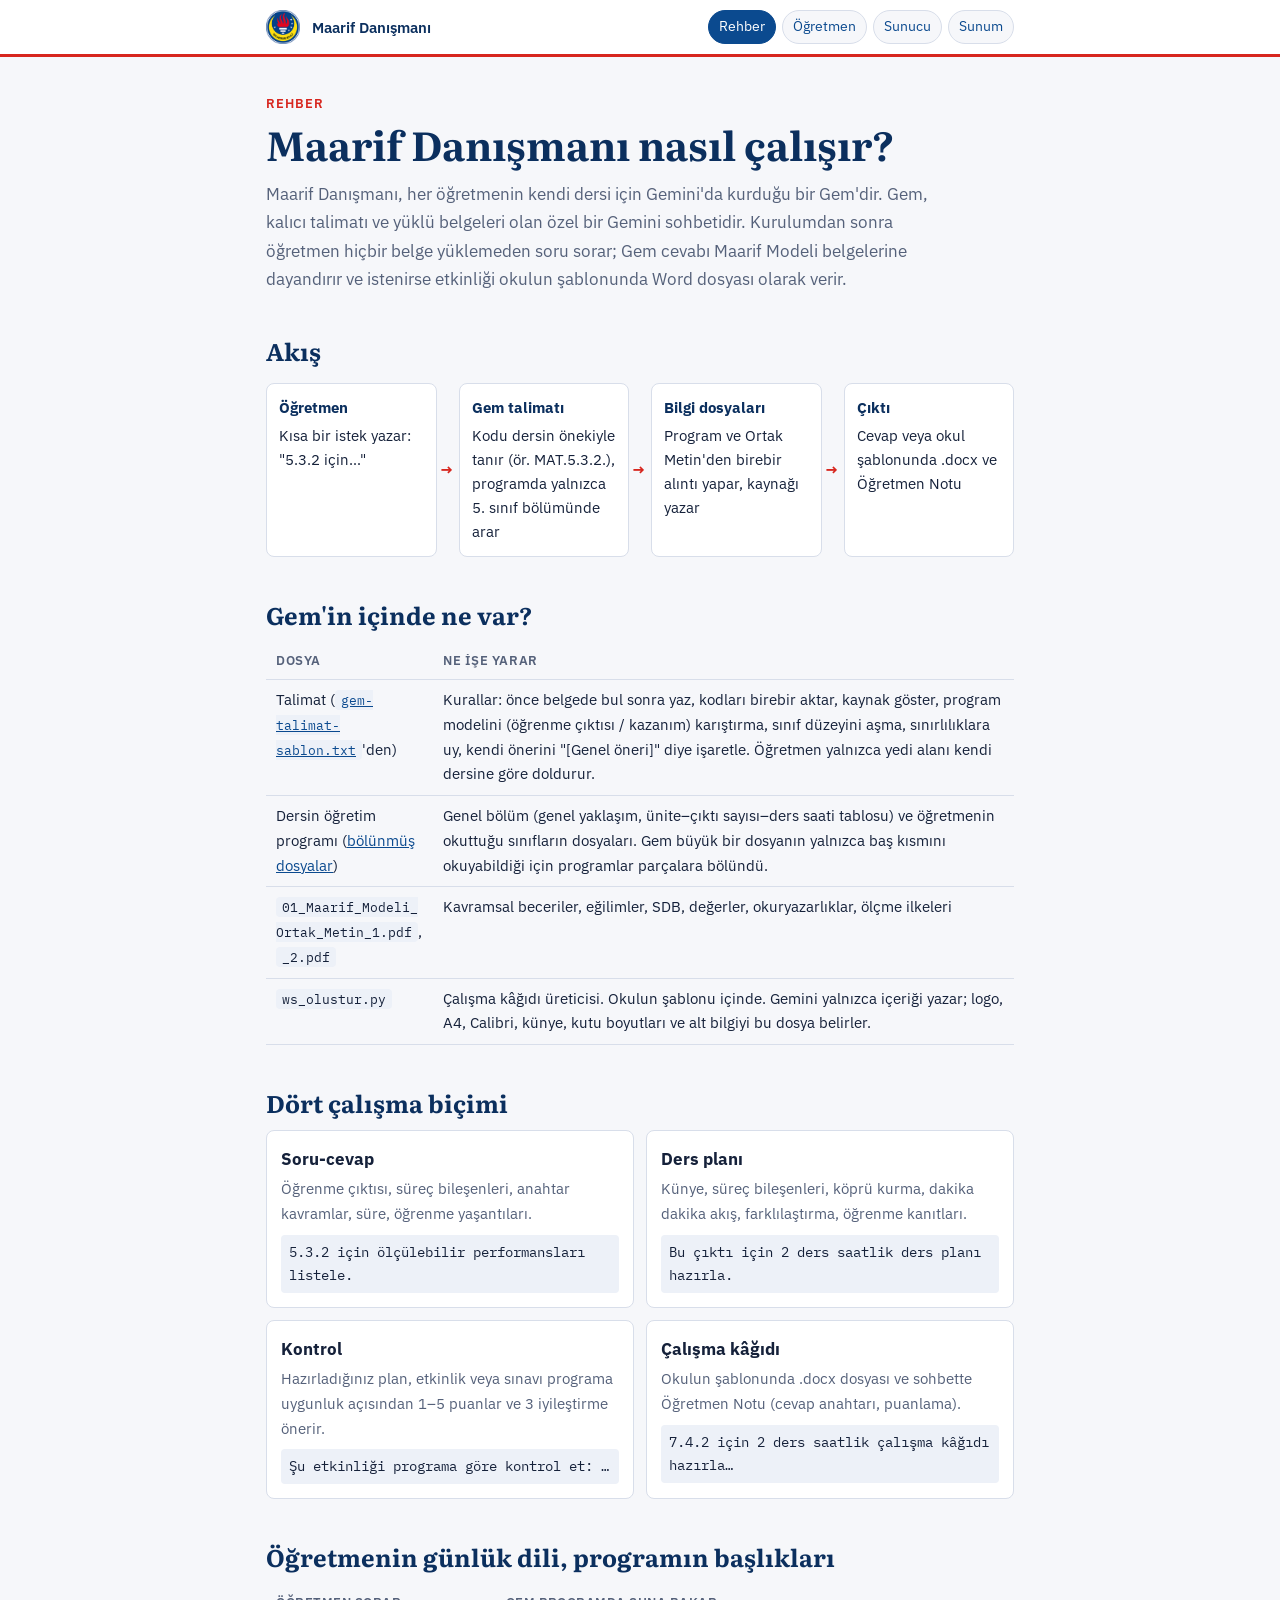
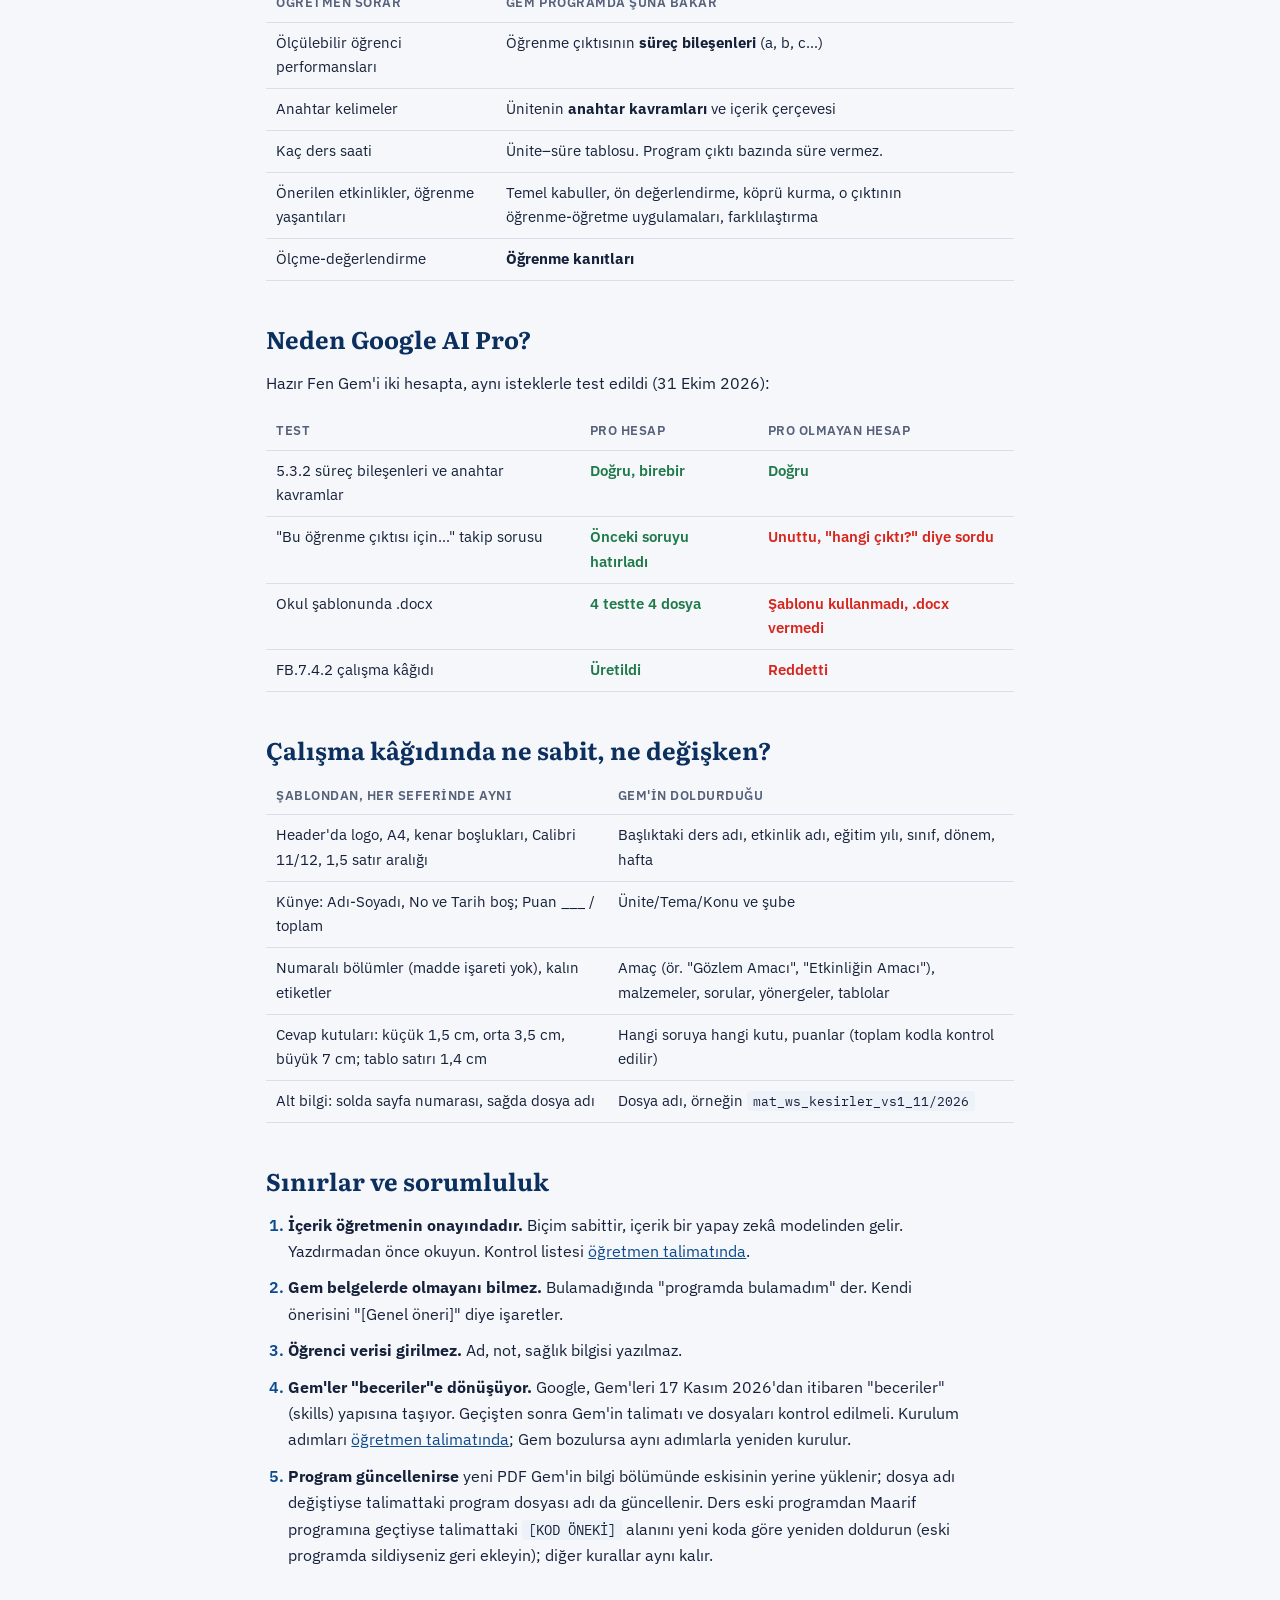
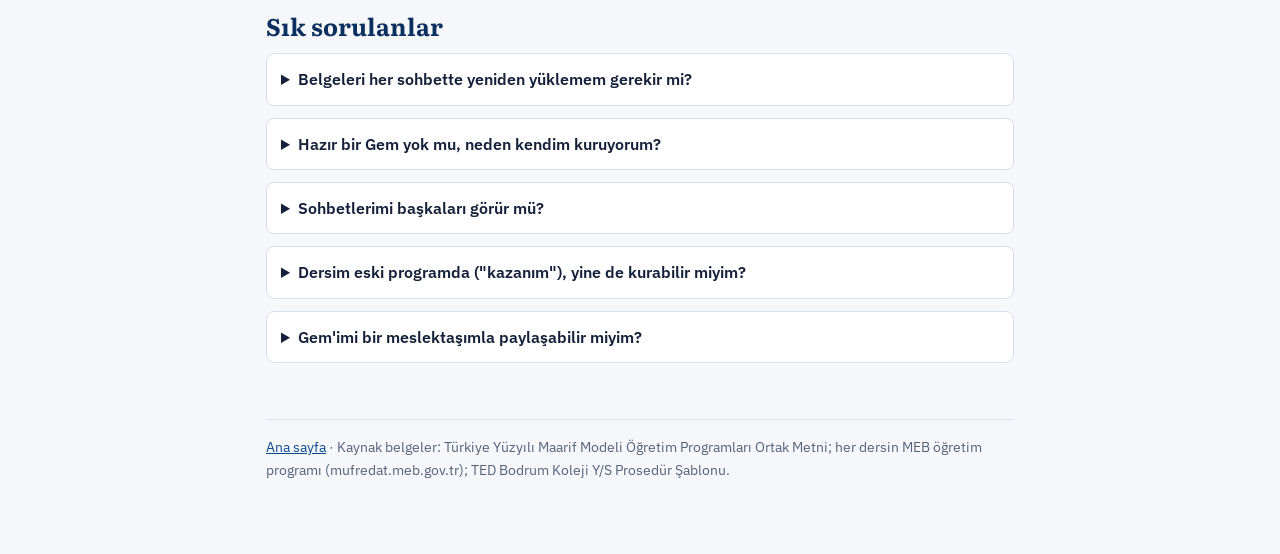
<file: rehber.html>
<!doctype html>
<html lang="tr">
<head>
<meta charset="utf-8">
<meta name="viewport" content="width=device-width, initial-scale=1, viewport-fit=cover">
<title>Rehber · Maarif Danışmanı</title>
<link rel="icon" href="assets/amblem.png">
<link rel="preconnect" href="https://fonts.googleapis.com">
<link rel="stylesheet" href="https://fonts.googleapis.com/css2?family=IBM+Plex+Mono:wght@400;500&family=IBM+Plex+Sans:ital,wght@0,400;0,500;0,600;1,400&family=Literata:opsz,wght@7..72,600;7..72,700&display=swap">
<link rel="stylesheet" href="assets/site.css">
<style>
.flow { display: grid; grid-template-columns: repeat(4, minmax(0, 1fr)); gap: 22px; margin: 18px 0; }
.flow div { background: var(--surface); border: 1px solid var(--line); border-radius: 8px; padding: 12px; font-size: 14.5px; position: relative; }
.flow b { display: block; color: var(--navy-deep); margin-bottom: 4px; }
.flow div:not(:last-child)::after { content: "→"; z-index: 1; position: absolute; right: -11px; top: 50%; transform: translate(50%, -50%); color: var(--red); font-weight: 700; }
.modes { display: grid; grid-template-columns: repeat(2, minmax(0, 1fr)); gap: 12px; }
.modes div { background: var(--surface); border: 1px solid var(--line); border-radius: 8px; padding: 14px; }
.modes h3 { margin: 0 0 4px; }
.modes p { margin: 0 0 8px; color: var(--muted); font-size: 15px; }
.modes code { display: block; white-space: normal; padding: 6px 8px; }
.yes { color: var(--ok); font-weight: 600; } .no { color: var(--red); font-weight: 600; }
@media (max-width: 640px) { .flow, .modes { grid-template-columns: 1fr; } .flow div:not(:last-child)::after { content: "↓"; right: 50%; top: auto; bottom: -14px; transform: translateX(50%); } }
</style>
</head>
<body>
<header class="topbar"><div class="in">
  <img src="assets/amblem.png" alt="">
  <a class="brand" href="./">Maarif Danışmanı</a>
  <nav aria-label="Sayfalar"><a href="rehber.html" aria-current="page">Rehber</a><a href="ogretmen.html">Öğretmen</a><a href="sunucu.html">Sunucu</a><a href="sunum.html">Sunum</a></nav>
</div></header>

<main class="wrap">
  <p class="eyebrow">Rehber</p>
  <h1>Maarif Danışmanı nasıl çalışır?</h1>
  <p class="lead">Maarif Danışmanı, her öğretmenin kendi dersi için Gemini'da kurduğu bir Gem'dir. Gem, kalıcı talimatı ve yüklü belgeleri olan özel bir Gemini sohbetidir. Kurulumdan sonra öğretmen hiçbir belge yüklemeden soru sorar; Gem cevabı Maarif Modeli belgelerine dayandırır ve istenirse etkinliği okulun şablonunda Word dosyası olarak verir.</p>

  <h2>Akış</h2>
  <div class="flow" role="list">
    <div role="listitem"><b>Öğretmen</b>Kısa bir istek yazar: "5.3.2 için…"</div>
    <div role="listitem"><b>Gem talimatı</b>Kodu dersin önekiyle tanır (ör. MAT.5.3.2.), programda yalnızca 5. sınıf bölümünde arar</div>
    <div role="listitem"><b>Bilgi dosyaları</b>Program ve Ortak Metin'den birebir alıntı yapar, kaynağı yazar</div>
    <div role="listitem"><b>Çıktı</b>Cevap veya okul şablonunda .docx ve Öğretmen Notu</div>
  </div>

  <h2>Gem'in içinde ne var?</h2>
  <div class="tbl"><table>
    <thead><tr><th>Dosya</th><th>Ne işe yarar</th></tr></thead>
    <tbody>
      <tr><td>Talimat (<a class="file" href="dosyalar/gem-talimat-sablon.txt" download>gem-talimat-sablon.txt</a>'den)</td><td>Kurallar: önce belgede bul sonra yaz, kodları birebir aktar, kaynak göster, program modelini (öğrenme çıktısı / kazanım) karıştırma, sınıf düzeyini aşma, sınırlılıklara uy, kendi önerini "[Genel öneri]" diye işaretle. Öğretmen yalnızca yedi alanı kendi dersine göre doldurur.</td></tr>
      <tr><td>Dersin öğretim programı (<a href="ogretmen.html#programlar">bölünmüş dosyalar</a>)</td><td>Genel bölüm (genel yaklaşım, ünite–çıktı sayısı–ders saati tablosu) ve öğretmenin okuttuğu sınıfların dosyaları. Gem büyük bir dosyanın yalnızca baş kısmını okuyabildiği için programlar parçalara bölündü.</td></tr>
      <tr><td><span class="file">01_Maarif_Modeli_Ortak_Metin_1.pdf</span>, <span class="file">_2.pdf</span></td><td>Kavramsal beceriler, eğilimler, SDB, değerler, okuryazarlıklar, ölçme ilkeleri</td></tr>
      <tr><td><span class="file">ws_olustur.py</span></td><td>Çalışma kâğıdı üreticisi. Okulun şablonu içinde. Gemini yalnızca içeriği yazar; logo, A4, Calibri, künye, kutu boyutları ve alt bilgiyi bu dosya belirler.</td></tr>
    </tbody>
  </table></div>

  <h2>Dört çalışma biçimi</h2>
  <div class="modes">
    <div><h3>Soru-cevap</h3><p>Öğrenme çıktısı, süreç bileşenleri, anahtar kavramlar, süre, öğrenme yaşantıları.</p><code>5.3.2 için ölçülebilir performansları listele.</code></div>
    <div><h3>Ders planı</h3><p>Künye, süreç bileşenleri, köprü kurma, dakika dakika akış, farklılaştırma, öğrenme kanıtları.</p><code>Bu çıktı için 2 ders saatlik ders planı hazırla.</code></div>
    <div><h3>Kontrol</h3><p>Hazırladığınız plan, etkinlik veya sınavı programa uygunluk açısından 1–5 puanlar ve 3 iyileştirme önerir.</p><code>Şu etkinliği programa göre kontrol et: …</code></div>
    <div><h3>Çalışma kâğıdı</h3><p>Okulun şablonunda .docx dosyası ve sohbette Öğretmen Notu (cevap anahtarı, puanlama).</p><code>7.4.2 için 2 ders saatlik çalışma kâğıdı hazırla…</code></div>
  </div>

  <h2>Öğretmenin günlük dili, programın başlıkları</h2>
  <div class="tbl"><table>
    <thead><tr><th>Öğretmen sorar</th><th>Gem programda şuna bakar</th></tr></thead>
    <tbody>
      <tr><td>Ölçülebilir öğrenci performansları</td><td>Öğrenme çıktısının <strong>süreç bileşenleri</strong> (a, b, c…)</td></tr>
      <tr><td>Anahtar kelimeler</td><td>Ünitenin <strong>anahtar kavramları</strong> ve içerik çerçevesi</td></tr>
      <tr><td>Kaç ders saati</td><td>Ünite–süre tablosu. Program çıktı bazında süre vermez.</td></tr>
      <tr><td>Önerilen etkinlikler, öğrenme yaşantıları</td><td>Temel kabuller, ön değerlendirme, köprü kurma, o çıktının öğrenme-öğretme uygulamaları, farklılaştırma</td></tr>
      <tr><td>Ölçme-değerlendirme</td><td><strong>Öğrenme kanıtları</strong></td></tr>
    </tbody>
  </table></div>

  <h2>Neden Google AI Pro?</h2>
  <p>Hazır Fen Gem'i iki hesapta, aynı isteklerle test edildi (31 Ekim 2026):</p>
  <div class="tbl"><table>
    <thead><tr><th>Test</th><th>Pro hesap</th><th>Pro olmayan hesap</th></tr></thead>
    <tbody>
      <tr><td>5.3.2 süreç bileşenleri ve anahtar kavramlar</td><td class="yes">Doğru, birebir</td><td class="yes">Doğru</td></tr>
      <tr><td>"Bu öğrenme çıktısı için…" takip sorusu</td><td class="yes">Önceki soruyu hatırladı</td><td class="no">Unuttu, "hangi çıktı?" diye sordu</td></tr>
      <tr><td>Okul şablonunda .docx</td><td class="yes">4 testte 4 dosya</td><td class="no">Şablonu kullanmadı, .docx vermedi</td></tr>
      <tr><td>FB.7.4.2 çalışma kâğıdı</td><td class="yes">Üretildi</td><td class="no">Reddetti</td></tr>
    </tbody>
  </table></div>

  <h2>Çalışma kâğıdında ne sabit, ne değişken?</h2>
  <div class="tbl"><table>
    <thead><tr><th>Şablondan, her seferinde aynı</th><th>Gem'in doldurduğu</th></tr></thead>
    <tbody>
      <tr><td>Header'da logo, A4, kenar boşlukları, Calibri 11/12, 1,5 satır aralığı</td><td>Başlıktaki ders adı, etkinlik adı, eğitim yılı, sınıf, dönem, hafta</td></tr>
      <tr><td>Künye: Adı-Soyadı, No ve Tarih boş; Puan ___ / toplam</td><td>Ünite/Tema/Konu ve şube</td></tr>
      <tr><td>Numaralı bölümler (madde işareti yok), kalın etiketler</td><td>Amaç (ör. "Gözlem Amacı", "Etkinliğin Amacı"), malzemeler, sorular, yönergeler, tablolar</td></tr>
      <tr><td>Cevap kutuları: küçük 1,5 cm, orta 3,5 cm, büyük 7 cm; tablo satırı 1,4 cm</td><td>Hangi soruya hangi kutu, puanlar (toplam kodla kontrol edilir)</td></tr>
      <tr><td>Alt bilgi: solda sayfa numarası, sağda dosya adı</td><td>Dosya adı, örneğin <code>mat_ws_kesirler_vs1_11/2026</code></td></tr>
    </tbody>
  </table></div>

  <h2>Sınırlar ve sorumluluk</h2>
  <ol class="steps">
    <li><strong>İçerik öğretmenin onayındadır.</strong> Biçim sabittir, içerik bir yapay zekâ modelinden gelir. Yazdırmadan önce okuyun. Kontrol listesi <a href="ogretmen.html">öğretmen talimatında</a>.</li>
    <li><strong>Gem belgelerde olmayanı bilmez.</strong> Bulamadığında "programda bulamadım" der. Kendi önerisini "[Genel öneri]" diye işaretler.</li>
    <li><strong>Öğrenci verisi girilmez.</strong> Ad, not, sağlık bilgisi yazılmaz.</li>
    <li><strong>Gem'ler "beceriler"e dönüşüyor.</strong> Google, Gem'leri 17 Kasım 2026'dan itibaren "beceriler" (skills) yapısına taşıyor. Geçişten sonra Gem'in talimatı ve dosyaları kontrol edilmeli. Kurulum adımları <a href="ogretmen.html">öğretmen talimatında</a>; Gem bozulursa aynı adımlarla yeniden kurulur.</li>
    <li><strong>Program güncellenirse</strong> yeni PDF Gem'in bilgi bölümünde eskisinin yerine yüklenir; dosya adı değiştiyse talimattaki program dosyası adı da güncellenir. Ders eski programdan Maarif programına geçtiyse talimattaki <code>[KOD ÖNEKİ]</code> alanını yeni koda göre yeniden doldurun (eski programda sildiyseniz geri ekleyin); diğer kurallar aynı kalır.</li>
  </ol>

  <h2>Sık sorulanlar</h2>
  <details><summary>Belgeleri her sohbette yeniden yüklemem gerekir mi?</summary><p style="padding:0 14px">Hayır. Belgeler Gem'in içinde. Her yeni sohbette hazırdır.</p></details>
  <details><summary>Hazır bir Gem yok mu, neden kendim kuruyorum?</summary><p style="padding:0 14px">Fen Bilimleri için <a href="https://gemini.google.com/gem/1J91IW7ghV2cMqy8UDze6Suy1BwKjvmki?usp=sharing" target="_blank" rel="noopener">hazır örnek bir Gem</a> var. Diğer dersler için herkes kendi dersinin programıyla kurar. Kendi kurduğunuz Gem'i istediğiniz zaman güncelleyebilir, gerekirse yeniden kurabilirsiniz.</p></details>
  <details><summary>Sohbetlerimi başkaları görür mü?</summary><p style="padding:0 14px">Hayır. Kendi Gem'inizle ya da paylaşılan bir Gem'le yaptığınız sohbetler yalnızca sizin hesabınızda görünür.</p></details>
  <details><summary>Dersim eski programda ("kazanım"), yine de kurabilir miyim?</summary><p style="padding:0 14px">Evet. Kurulum aynı; talimat programdaki terimi tanır ve kazanım kodlarıyla çalışır. Ayrıntı <a href="ogretmen.html#adim-2">öğretmen talimatının 2. adımında</a>.</p></details>
  <details><summary>Gem'imi bir meslektaşımla paylaşabilir miyim?</summary><p style="padding:0 14px">Evet. Gem'ler'de Gem'inizin yanındaki menüden <strong>Paylaş → Bağlantıya sahip olan herkes → Görüntüleyen</strong>. Bağlantıyı alan kullanabilir ama değiştiremez.</p></details>

  <footer class="site"><a href="./">Ana sayfa</a> · Kaynak belgeler: Türkiye Yüzyılı Maarif Modeli Öğretim Programları Ortak Metni; her dersin MEB öğretim programı (mufredat.meb.gov.tr); TED Bodrum Koleji Y/S Prosedür Şablonu.</footer>
</main>
</body>
</html>
</file>
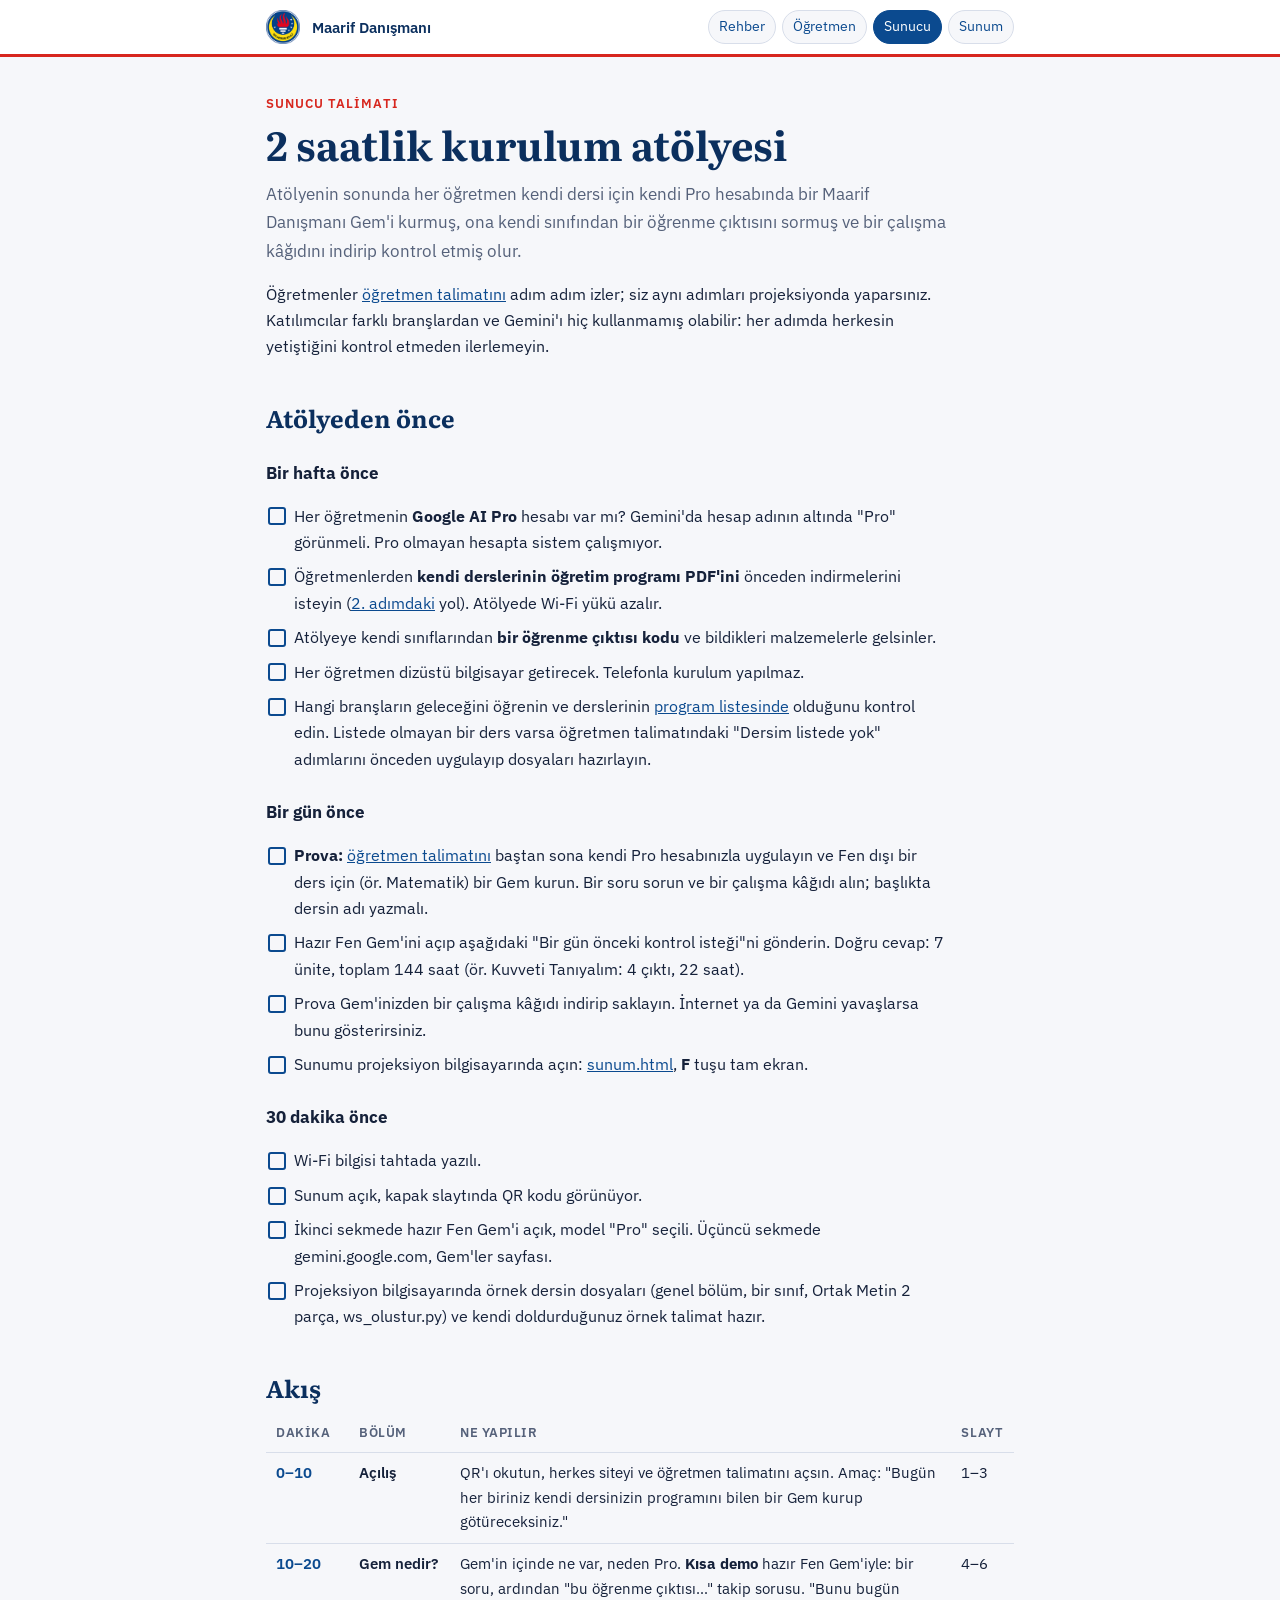
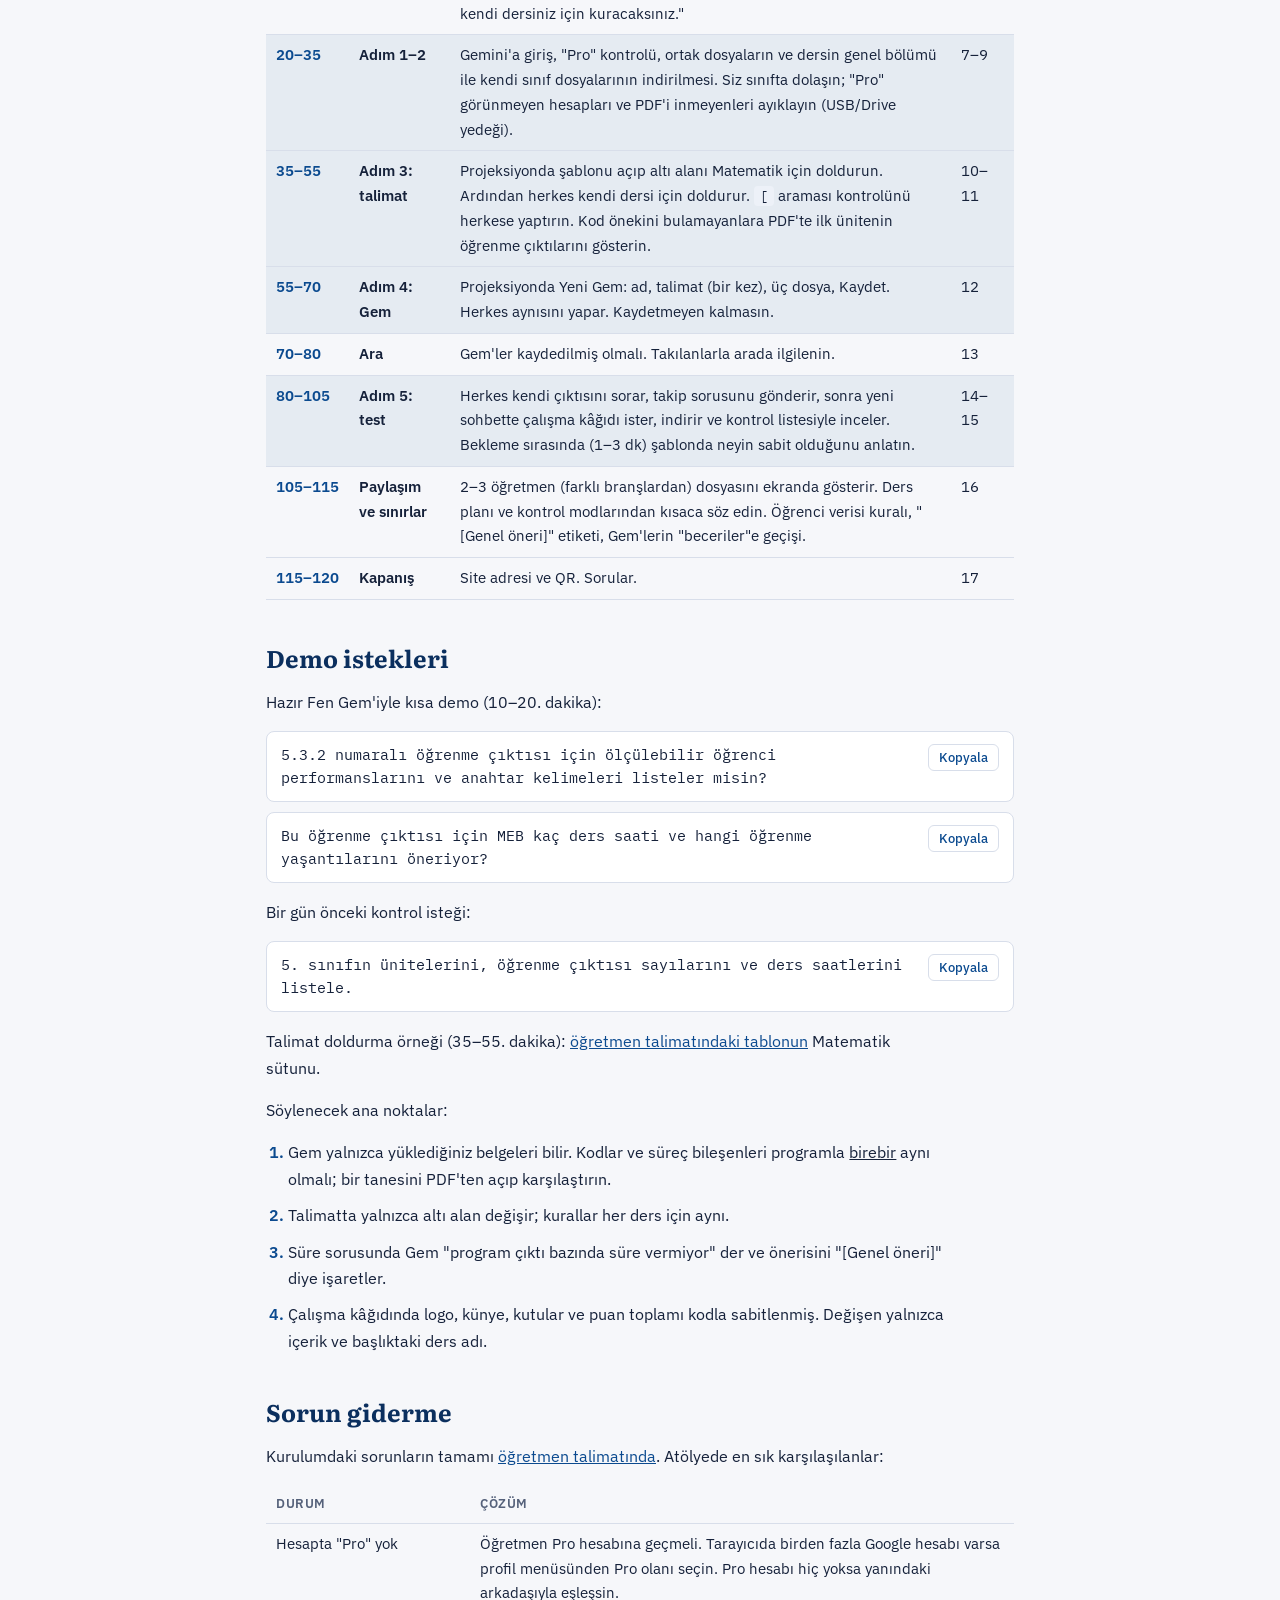
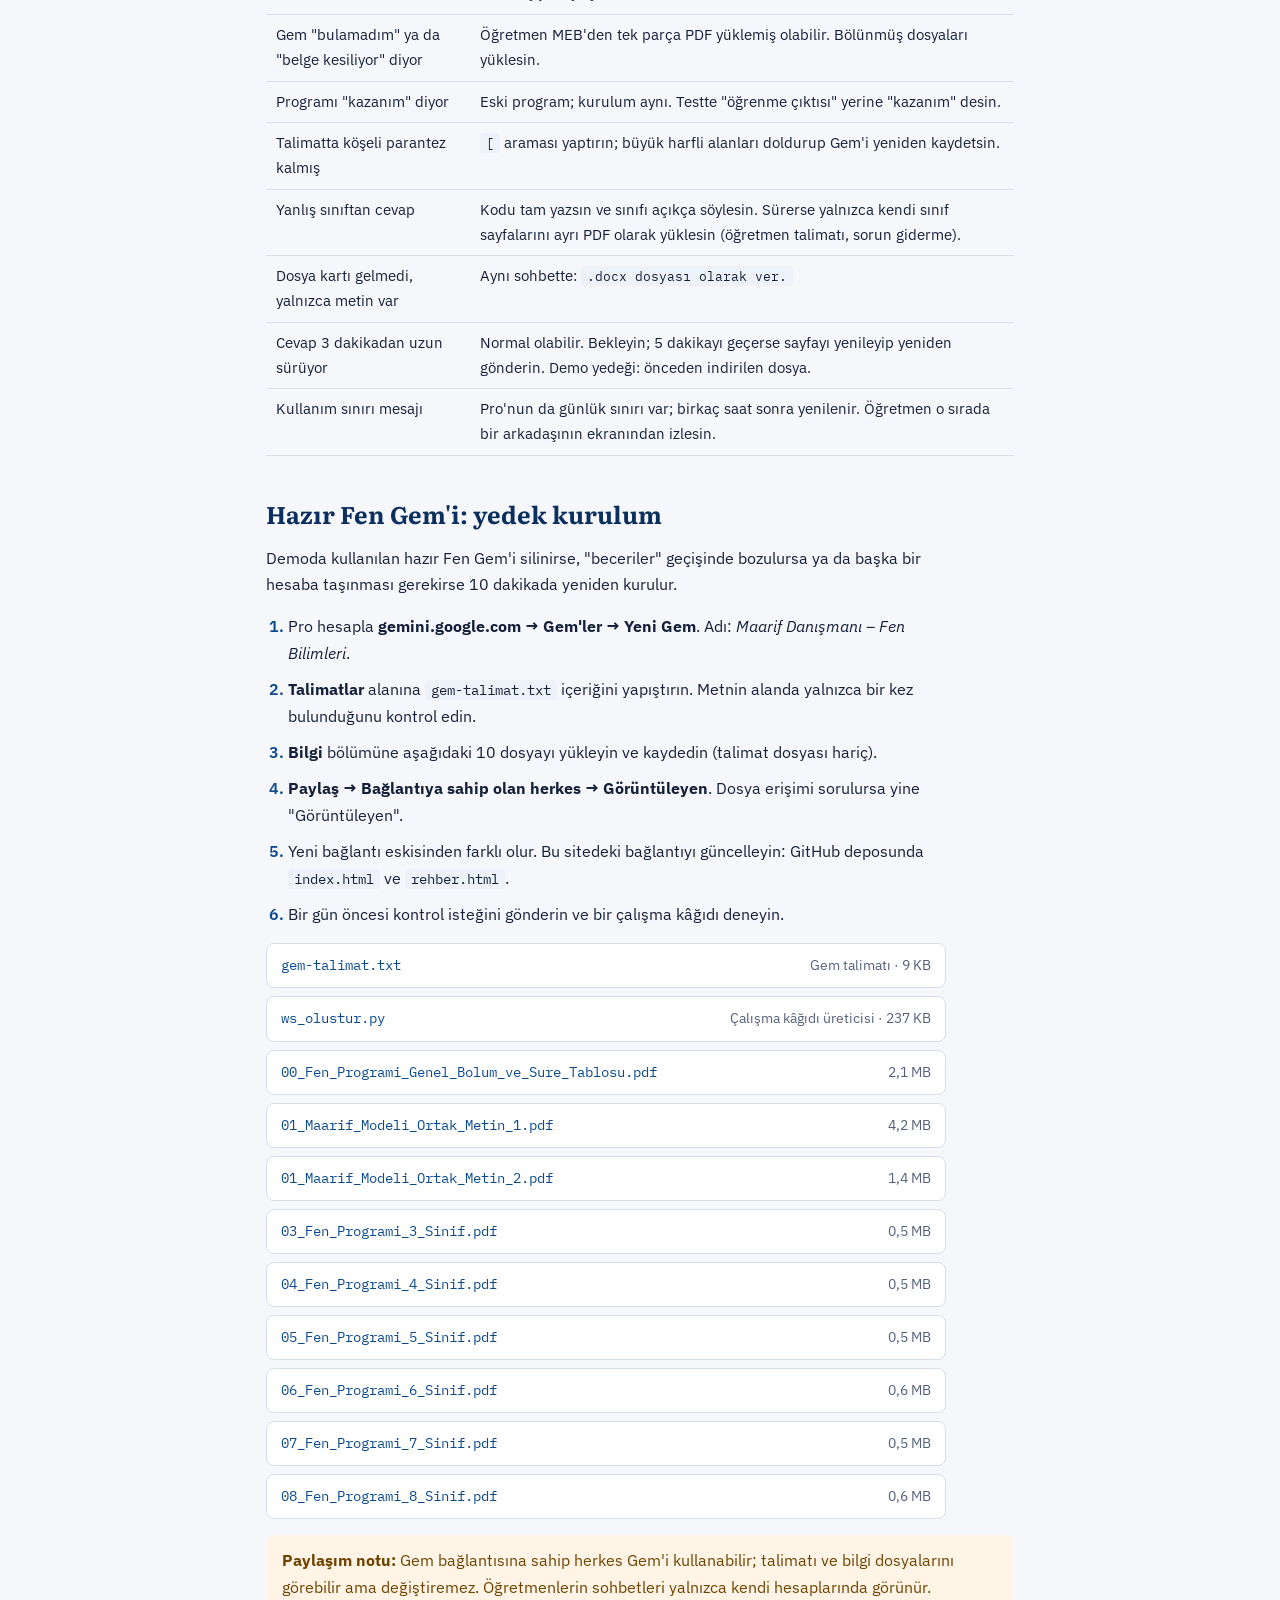
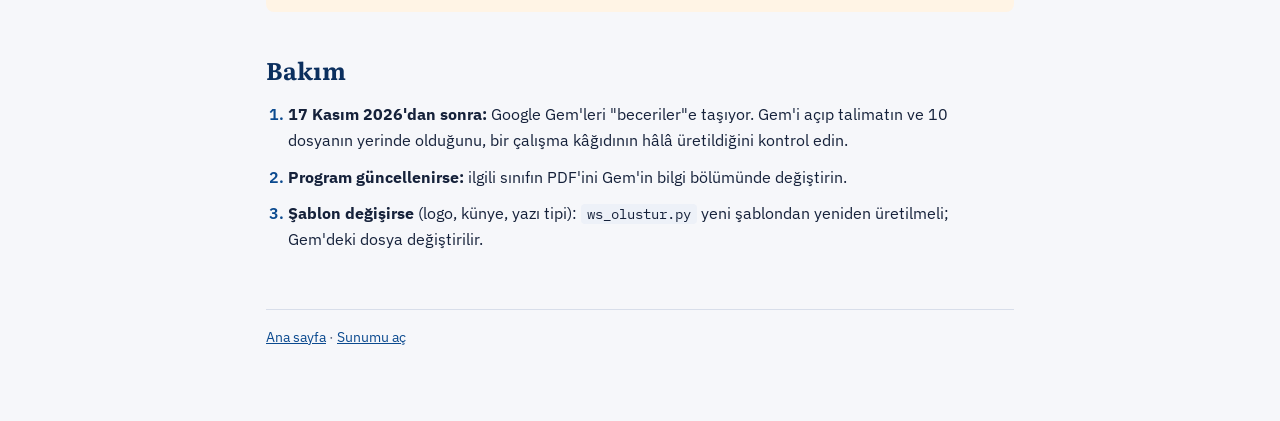
<file: sunucu.html>
<!doctype html>
<html lang="tr">
<head>
<meta charset="utf-8">
<meta name="viewport" content="width=device-width, initial-scale=1, viewport-fit=cover">
<title>Sunucu Talimatı · Maarif Danışmanı</title>
<link rel="icon" href="assets/amblem.png">
<link rel="preconnect" href="https://fonts.googleapis.com">
<link rel="stylesheet" href="https://fonts.googleapis.com/css2?family=IBM+Plex+Mono:wght@400;500&family=IBM+Plex+Sans:ital,wght@0,400;0,500;0,600;1,400&family=Literata:opsz,wght@7..72,600;7..72,700&display=swap">
<link rel="stylesheet" href="assets/site.css">
<style>
.agenda td:first-child { white-space: nowrap; font-variant-numeric: tabular-nums; font-weight: 600; color: var(--navy); }
.agenda td:nth-child(2) { font-weight: 600; }
.agenda .hands td { background: color-mix(in srgb, var(--navy) 7%, transparent); }
.files { display: grid; gap: 8px; padding: 0; list-style: none; }
.files a { display: flex; justify-content: space-between; gap: 12px; background: var(--surface); border: 1px solid var(--line); border-radius: 8px; padding: 10px 14px; text-decoration: none; }
.files a span:last-child { color: var(--muted); font-size: 14px; white-space: nowrap; }
.files a span:first-child { font-family: var(--mono); font-size: 14px; overflow-wrap: anywhere; min-width: 0; }
</style>
</head>
<body>
<header class="topbar"><div class="in">
  <img src="assets/amblem.png" alt="">
  <a class="brand" href="./">Maarif Danışmanı</a>
  <nav aria-label="Sayfalar"><a href="rehber.html">Rehber</a><a href="ogretmen.html">Öğretmen</a><a href="sunucu.html" aria-current="page">Sunucu</a><a href="sunum.html">Sunum</a></nav>
</div></header>

<main class="wrap">
  <p class="eyebrow">Sunucu talimatı</p>
  <h1>2 saatlik kurulum atölyesi</h1>
  <p class="lead">Atölyenin sonunda her öğretmen kendi dersi için kendi Pro hesabında bir Maarif Danışmanı Gem'i kurmuş, ona kendi sınıfından bir öğrenme çıktısını sormuş ve bir çalışma kâğıdını indirip kontrol etmiş olur.</p>
  <p>Öğretmenler <a href="ogretmen.html">öğretmen talimatını</a> adım adım izler; siz aynı adımları projeksiyonda yaparsınız. Katılımcılar farklı branşlardan ve Gemini'ı hiç kullanmamış olabilir: her adımda herkesin yetiştiğini kontrol etmeden ilerlemeyin.</p>

  <h2>Atölyeden önce</h2>
  <h3>Bir hafta önce</h3>
  <ul class="check">
    <li>Her öğretmenin <strong>Google AI Pro</strong> hesabı var mı? Gemini'da hesap adının altında "Pro" görünmeli. Pro olmayan hesapta sistem çalışmıyor.</li>
    <li>Öğretmenlerden <strong>kendi derslerinin öğretim programı PDF'ini</strong> önceden indirmelerini isteyin (<a href="ogretmen.html#adim-2">2. adımdaki</a> yol). Atölyede Wi-Fi yükü azalır.</li>
    <li>Atölyeye kendi sınıflarından <strong>bir öğrenme çıktısı kodu</strong> ve bildikleri malzemelerle gelsinler.</li>
    <li>Her öğretmen dizüstü bilgisayar getirecek. Telefonla kurulum yapılmaz.</li>
    <li>Hangi branşların geleceğini öğrenin ve derslerinin <a href="ogretmen.html#programlar">program listesinde</a> olduğunu kontrol edin. Listede olmayan bir ders varsa öğretmen talimatındaki "Dersim listede yok" adımlarını önceden uygulayıp dosyaları hazırlayın.</li>
  </ul>
  <h3>Bir gün önce</h3>
  <ul class="check">
    <li><strong>Prova:</strong> <a href="ogretmen.html">öğretmen talimatını</a> baştan sona kendi Pro hesabınızla uygulayın ve Fen dışı bir ders için (ör. Matematik) bir Gem kurun. Bir soru sorun ve bir çalışma kâğıdı alın; başlıkta dersin adı yazmalı.</li>
    <li>Hazır Fen Gem'ini açıp aşağıdaki "Bir gün önceki kontrol isteği"ni gönderin. Doğru cevap: 7 ünite, toplam 144 saat (ör. Kuvveti Tanıyalım: 4 çıktı, 22 saat).</li>
    <li>Prova Gem'inizden bir çalışma kâğıdı indirip saklayın. İnternet ya da Gemini yavaşlarsa bunu gösterirsiniz.</li>
    <li>Sunumu projeksiyon bilgisayarında açın: <a href="sunum.html">sunum.html</a>, <strong>F</strong> tuşu tam ekran.</li>
  </ul>
  <h3>30 dakika önce</h3>
  <ul class="check">
    <li>Wi-Fi bilgisi tahtada yazılı.</li>
    <li>Sunum açık, kapak slaytında QR kodu görünüyor.</li>
    <li>İkinci sekmede hazır Fen Gem'i açık, model "Pro" seçili. Üçüncü sekmede gemini.google.com, Gem'ler sayfası.</li>
    <li>Projeksiyon bilgisayarında örnek dersin dosyaları (genel bölüm, bir sınıf, Ortak Metin 2 parça, ws_olustur.py) ve kendi doldurduğunuz örnek talimat hazır.</li>
  </ul>

  <h2>Akış</h2>
  <div class="tbl"><table class="agenda">
    <thead><tr><th>Dakika</th><th>Bölüm</th><th>Ne yapılır</th><th>Slayt</th></tr></thead>
    <tbody>
      <tr><td>0–10</td><td>Açılış</td><td>QR'ı okutun, herkes siteyi ve öğretmen talimatını açsın. Amaç: "Bugün her biriniz kendi dersinizin programını bilen bir Gem kurup götüreceksiniz."</td><td>1–3</td></tr>
      <tr><td>10–20</td><td>Gem nedir?</td><td>Gem'in içinde ne var, neden Pro. <strong>Kısa demo</strong> hazır Fen Gem'iyle: bir soru, ardından "bu öğrenme çıktısı…" takip sorusu. "Bunu bugün kendi dersiniz için kuracaksınız."</td><td>4–6</td></tr>
      <tr class="hands"><td>20–35</td><td>Adım 1–2</td><td>Gemini'a giriş, "Pro" kontrolü, ortak dosyaların ve dersin genel bölümü ile kendi sınıf dosyalarının indirilmesi. Siz sınıfta dolaşın; "Pro" görünmeyen hesapları ve PDF'i inmeyenleri ayıklayın (USB/Drive yedeği).</td><td>7–9</td></tr>
      <tr class="hands"><td>35–55</td><td>Adım 3: talimat</td><td>Projeksiyonda şablonu açıp altı alanı Matematik için doldurun. Ardından herkes kendi dersi için doldurur. <code>[</code> araması kontrolünü herkese yaptırın. Kod önekini bulamayanlara PDF'te ilk ünitenin öğrenme çıktılarını gösterin.</td><td>10–11</td></tr>
      <tr class="hands"><td>55–70</td><td>Adım 4: Gem</td><td>Projeksiyonda Yeni Gem: ad, talimat (bir kez), üç dosya, Kaydet. Herkes aynısını yapar. Kaydetmeyen kalmasın.</td><td>12</td></tr>
      <tr><td>70–80</td><td>Ara</td><td>Gem'ler kaydedilmiş olmalı. Takılanlarla arada ilgilenin.</td><td>13</td></tr>
      <tr class="hands"><td>80–105</td><td>Adım 5: test</td><td>Herkes kendi çıktısını sorar, takip sorusunu gönderir, sonra yeni sohbette çalışma kâğıdı ister, indirir ve kontrol listesiyle inceler. Bekleme sırasında (1–3 dk) şablonda neyin sabit olduğunu anlatın.</td><td>14–15</td></tr>
      <tr><td>105–115</td><td>Paylaşım ve sınırlar</td><td>2–3 öğretmen (farklı branşlardan) dosyasını ekranda gösterir. Ders planı ve kontrol modlarından kısaca söz edin. Öğrenci verisi kuralı, "[Genel öneri]" etiketi, Gem'lerin "beceriler"e geçişi.</td><td>16</td></tr>
      <tr><td>115–120</td><td>Kapanış</td><td>Site adresi ve QR. Sorular.</td><td>17</td></tr>
    </tbody>
  </table></div>

  <h2>Demo istekleri</h2>
  <p>Hazır Fen Gem'iyle kısa demo (10–20. dakika):</p>
  <div class="prompt"><q>5.3.2 numaralı öğrenme çıktısı için ölçülebilir öğrenci performanslarını ve anahtar kelimeleri listeler misin?</q><button class="copy" type="button">Kopyala</button></div>
  <div class="prompt"><q>Bu öğrenme çıktısı için MEB kaç ders saati ve hangi öğrenme yaşantılarını öneriyor?</q><button class="copy" type="button">Kopyala</button></div>
  <p>Bir gün önceki kontrol isteği:</p>
  <div class="prompt"><q>5. sınıfın ünitelerini, öğrenme çıktısı sayılarını ve ders saatlerini listele.</q><button class="copy" type="button">Kopyala</button></div>
  <p>Talimat doldurma örneği (35–55. dakika): <a href="ogretmen.html#adim-3">öğretmen talimatındaki tablonun</a> Matematik sütunu.</p>
  <p>Söylenecek ana noktalar:</p>
  <ol class="steps">
    <li>Gem yalnızca yüklediğiniz belgeleri bilir. Kodlar ve süreç bileşenleri programla <u>birebir</u> aynı olmalı; bir tanesini PDF'ten açıp karşılaştırın.</li>
    <li>Talimatta yalnızca altı alan değişir; kurallar her ders için aynı.</li>
    <li>Süre sorusunda Gem "program çıktı bazında süre vermiyor" der ve önerisini "[Genel öneri]" diye işaretler.</li>
    <li>Çalışma kâğıdında logo, künye, kutular ve puan toplamı kodla sabitlenmiş. Değişen yalnızca içerik ve başlıktaki ders adı.</li>
  </ol>

  <h2>Sorun giderme</h2>
  <p>Kurulumdaki sorunların tamamı <a href="ogretmen.html#sorun-giderme">öğretmen talimatında</a>. Atölyede en sık karşılaşılanlar:</p>
  <div class="tbl"><table>
    <thead><tr><th>Durum</th><th>Çözüm</th></tr></thead>
    <tbody>
      <tr><td>Hesapta "Pro" yok</td><td>Öğretmen Pro hesabına geçmeli. Tarayıcıda birden fazla Google hesabı varsa profil menüsünden Pro olanı seçin. Pro hesabı hiç yoksa yanındaki arkadaşıyla eşleşsin.</td></tr>
      <tr><td>Gem "bulamadım" ya da "belge kesiliyor" diyor</td><td>Öğretmen MEB'den tek parça PDF yüklemiş olabilir. Bölünmüş dosyaları yüklesin.</td></tr>
      <tr><td>Programı "kazanım" diyor</td><td>Eski program; kurulum aynı. Testte "öğrenme çıktısı" yerine "kazanım" desin.</td></tr>
      <tr><td>Talimatta köşeli parantez kalmış</td><td><code>[</code> araması yaptırın; büyük harfli alanları doldurup Gem'i yeniden kaydetsin.</td></tr>
      <tr><td>Yanlış sınıftan cevap</td><td>Kodu tam yazsın ve sınıfı açıkça söylesin. Sürerse yalnızca kendi sınıf sayfalarını ayrı PDF olarak yüklesin (öğretmen talimatı, sorun giderme).</td></tr>
      <tr><td>Dosya kartı gelmedi, yalnızca metin var</td><td>Aynı sohbette: <code>.docx dosyası olarak ver.</code></td></tr>
      <tr><td>Cevap 3 dakikadan uzun sürüyor</td><td>Normal olabilir. Bekleyin; 5 dakikayı geçerse sayfayı yenileyip yeniden gönderin. Demo yedeği: önceden indirilen dosya.</td></tr>
      <tr><td>Kullanım sınırı mesajı</td><td>Pro'nun da günlük sınırı var; birkaç saat sonra yenilenir. Öğretmen o sırada bir arkadaşının ekranından izlesin.</td></tr>
    </tbody>
  </table></div>

  <h2 id="yedek">Hazır Fen Gem'i: yedek kurulum</h2>
  <p>Demoda kullanılan hazır Fen Gem'i silinirse, "beceriler" geçişinde bozulursa ya da başka bir hesaba taşınması gerekirse 10 dakikada yeniden kurulur.</p>
  <ol class="steps">
    <li>Pro hesapla <strong>gemini.google.com → Gem'ler → Yeni Gem</strong>. Adı: <em>Maarif Danışmanı – Fen Bilimleri</em>.</li>
    <li><strong>Talimatlar</strong> alanına <span class="file">gem-talimat.txt</span> içeriğini yapıştırın. Metnin alanda yalnızca bir kez bulunduğunu kontrol edin.</li>
    <li><strong>Bilgi</strong> bölümüne aşağıdaki 10 dosyayı yükleyin ve kaydedin (talimat dosyası hariç).</li>
    <li><strong>Paylaş → Bağlantıya sahip olan herkes → Görüntüleyen</strong>. Dosya erişimi sorulursa yine "Görüntüleyen".</li>
    <li>Yeni bağlantı eskisinden farklı olur. Bu sitedeki bağlantıyı güncelleyin: GitHub deposunda <code>index.html</code> ve <code>rehber.html</code>.</li>
    <li>Bir gün öncesi kontrol isteğini gönderin ve bir çalışma kâğıdı deneyin.</li>
  </ol>
  <ul class="files">
    <li><a href="dosyalar/gem-talimat.txt" download><span>gem-talimat.txt</span><span>Gem talimatı · 9 KB</span></a></li>
    <li><a href="dosyalar/ws_olustur.py" download><span>ws_olustur.py</span><span>Çalışma kâğıdı üreticisi · 237 KB</span></a></li>
    <li><a href="dosyalar/00_Fen_Programi_Genel_Bolum_ve_Sure_Tablosu.pdf" download><span>00_Fen_Programi_Genel_Bolum_ve_Sure_Tablosu.pdf</span><span>2,1 MB</span></a></li>
    <li><a href="dosyalar/01_Maarif_Modeli_Ortak_Metin_1.pdf" download><span>01_Maarif_Modeli_Ortak_Metin_1.pdf</span><span>4,2 MB</span></a></li>
    <li><a href="dosyalar/01_Maarif_Modeli_Ortak_Metin_2.pdf" download><span>01_Maarif_Modeli_Ortak_Metin_2.pdf</span><span>1,4 MB</span></a></li>
    <li><a href="dosyalar/03_Fen_Programi_3_Sinif.pdf" download><span>03_Fen_Programi_3_Sinif.pdf</span><span>0,5 MB</span></a></li>
    <li><a href="dosyalar/04_Fen_Programi_4_Sinif.pdf" download><span>04_Fen_Programi_4_Sinif.pdf</span><span>0,5 MB</span></a></li>
    <li><a href="dosyalar/05_Fen_Programi_5_Sinif.pdf" download><span>05_Fen_Programi_5_Sinif.pdf</span><span>0,5 MB</span></a></li>
    <li><a href="dosyalar/06_Fen_Programi_6_Sinif.pdf" download><span>06_Fen_Programi_6_Sinif.pdf</span><span>0,6 MB</span></a></li>
    <li><a href="dosyalar/07_Fen_Programi_7_Sinif.pdf" download><span>07_Fen_Programi_7_Sinif.pdf</span><span>0,5 MB</span></a></li>
    <li><a href="dosyalar/08_Fen_Programi_8_Sinif.pdf" download><span>08_Fen_Programi_8_Sinif.pdf</span><span>0,6 MB</span></a></li>
  </ul>
  <div class="note"><p><strong>Paylaşım notu:</strong> Gem bağlantısına sahip herkes Gem'i kullanabilir; talimatı ve bilgi dosyalarını görebilir ama değiştiremez. Öğretmenlerin sohbetleri yalnızca kendi hesaplarında görünür.</p></div>

  <h2>Bakım</h2>
  <ol class="steps">
    <li><strong>17 Kasım 2026'dan sonra:</strong> Google Gem'leri "beceriler"e taşıyor. Gem'i açıp talimatın ve 10 dosyanın yerinde olduğunu, bir çalışma kâğıdının hâlâ üretildiğini kontrol edin.</li>
    <li><strong>Program güncellenirse:</strong> ilgili sınıfın PDF'ini Gem'in bilgi bölümünde değiştirin.</li>
    <li><strong>Şablon değişirse</strong> (logo, künye, yazı tipi): <span class="file">ws_olustur.py</span> yeni şablondan yeniden üretilmeli; Gem'deki dosya değiştirilir.</li>
  </ol>

  <footer class="site"><a href="./">Ana sayfa</a> · <a href="sunum.html">Sunumu aç</a></footer>
</main>
<script src="assets/copy.js"></script>
</body>
</html>
</file>
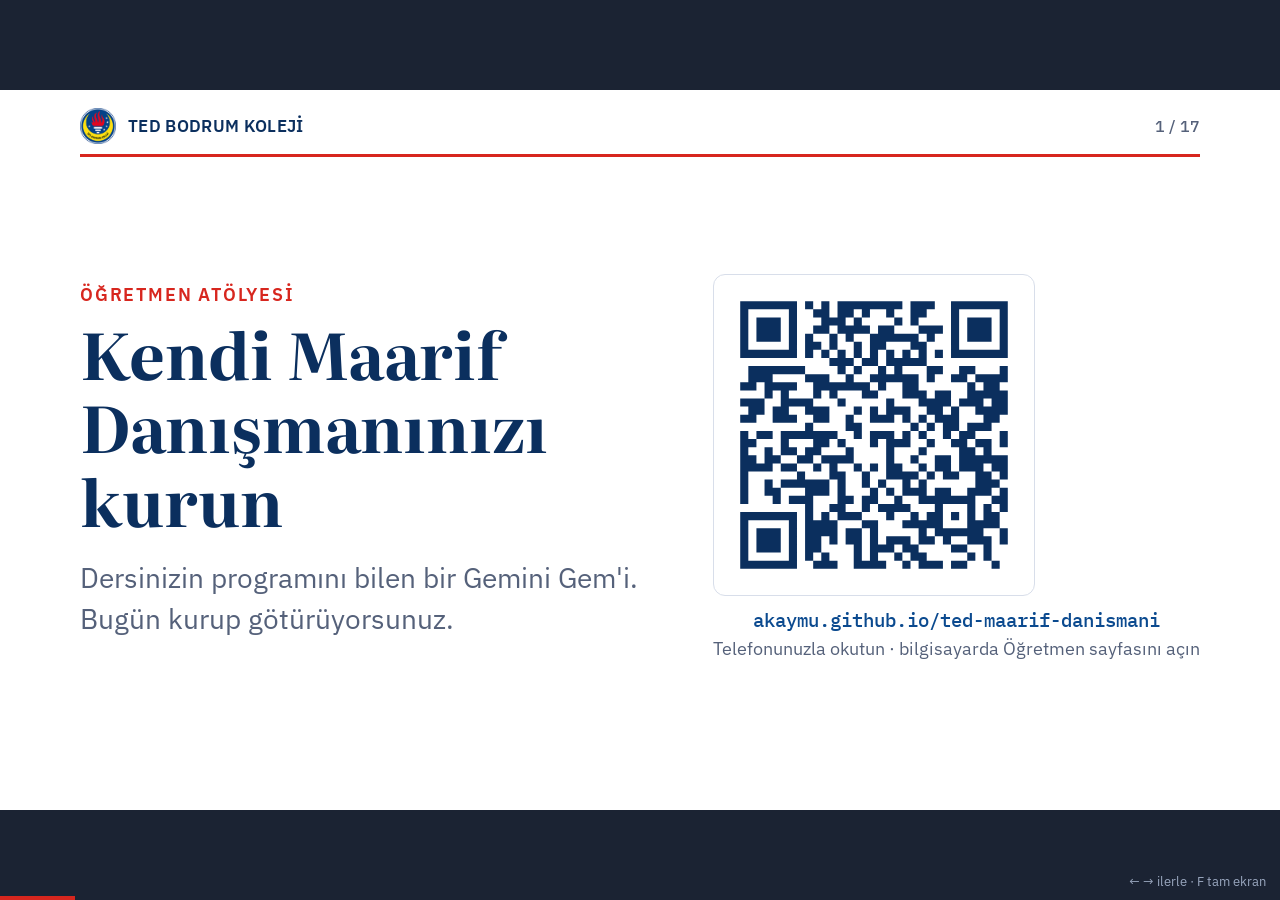
<file: sunum.html>
<!doctype html>
<html lang="tr">
<head>
<meta charset="utf-8">
<meta name="viewport" content="width=device-width, initial-scale=1, viewport-fit=cover">
<title>Sunum · Maarif Danışmanı Atölyesi</title>
<link rel="icon" href="assets/amblem.png">
<link rel="preconnect" href="https://fonts.googleapis.com">
<link rel="stylesheet" href="https://fonts.googleapis.com/css2?family=IBM+Plex+Mono:wght@400;500&family=IBM+Plex+Sans:wght@400;500;600&family=Literata:opsz,wght@7..72,600;7..72,700&display=swap">
<style>
/* Projeksiyon için tek (açık) tema bilinçli seçildi. 1280x720 sahne, pencereye ölçeklenir. */
:root { --navy: #0b4a8f; --deep: #0b2f5e; --red: #d7261e; --ink: #15213a; --muted: #55617a; --line: #d8deea; --soft: #eef2f9; --paper: #ffffff; --stage-bg: #1b2333;
  --display: "Literata", Georgia, serif; --body: "IBM Plex Sans", system-ui, sans-serif; --mono: "IBM Plex Mono", ui-monospace, monospace; color-scheme: light; }
html, body { margin: 0; height: 100%; background: var(--stage-bg); overflow: hidden; }
#stage { position: absolute; left: 50%; top: 50%; width: 1280px; height: 720px; transform-origin: center; font: 26px/1.45 var(--body); color: var(--ink); }
.slide { position: absolute; inset: 0; background: var(--paper); padding: 92px 80px 56px; box-sizing: border-box; display: none; flex-direction: column; }
.slide.on { display: flex; }
.slide::before { content: ""; position: absolute; left: 80px; right: 80px; top: 64px; height: 3px; background: var(--red); }
.brand { position: absolute; left: 80px; top: 18px; display: flex; align-items: center; gap: 12px; font: 600 17px var(--body); color: var(--deep); letter-spacing: .02em; }
.brand img { height: 36px; }
.pg { position: absolute; right: 80px; top: 26px; font: 500 16px var(--body); color: var(--muted); font-variant-numeric: tabular-nums; }
h1, h2 { font-family: var(--display); color: var(--deep); margin: 0 0 22px; line-height: 1.15; text-wrap: balance; }
h1 { font-size: 64px; }
h2 { font-size: 46px; }
.kicker { font: 600 18px var(--body); letter-spacing: .1em; text-transform: uppercase; color: var(--red); margin: 0 0 10px; }
p { margin: 0 0 14px; }
ul, ol { margin: 0; padding-left: 1.2em; display: grid; gap: 12px; }
li::marker { color: var(--navy); font-weight: 600; }
.muted { color: var(--muted); }
.grid2 { display: grid; grid-template-columns: 1fr 1fr; gap: 36px; align-items: start; }
.box { background: var(--soft); border-radius: 12px; padding: 22px 26px; }
.box h3 { margin: 0 0 8px; font-size: 26px; color: var(--deep); }
.prompt { font: 22px/1.5 var(--mono); background: var(--soft); border-left: 5px solid var(--navy); padding: 16px 22px; border-radius: 6px; margin: 0 0 16px; }
table { border-collapse: collapse; width: 100%; font-size: 22px; }
th, td { text-align: left; padding: 10px 14px; border-bottom: 2px solid var(--line); vertical-align: top; }
th { font-size: 16px; letter-spacing: .06em; text-transform: uppercase; color: var(--muted); }
td.t { font-weight: 600; color: var(--navy); white-space: nowrap; font-variant-numeric: tabular-nums; }
tr.hands td { background: var(--soft); }
.yes { color: #1f7a4a; font-weight: 600; } .no { color: var(--red); font-weight: 600; }
.timer { align-self: flex-start; display: inline-block; font: 600 22px var(--body); color: #fff; background: var(--navy); border-radius: 999px; padding: 4px 16px; margin-bottom: 16px; }
.big { font: 700 88px var(--display); color: var(--deep); }
.flow { display: grid; grid-template-columns: repeat(4, 1fr); gap: 36px; margin-top: 10px; }
.flow div { background: var(--soft); border-radius: 12px; padding: 18px; font-size: 21px; position: relative; }
.flow b { display: block; font-size: 23px; color: var(--deep); margin-bottom: 6px; }
.flow div:not(:last-child)::after { content: "→"; z-index: 1; position: absolute; right: -18px; top: 50%; transform: translate(50%, -50%); color: var(--red); font-weight: 700; font-size: 28px; }
/* Kapak */
.cover { flex-direction: row !important; align-items: center; gap: 56px; }
.cover .txt { flex: 1; }
.cover .qr { text-align: center; }
.cover .qr img { width: 300px; height: 300px; display: block; border: 1px solid var(--line); border-radius: 12px; padding: 10px; background: #fff; }
.cover .url { font: 500 19px var(--mono); color: var(--navy); margin-top: 12px; }
.ws img { height: 470px; border: 1px solid var(--line); border-radius: 8px; box-shadow: 0 6px 24px rgba(11,47,94,.12); }
/* Kontroller */
#bar { position: fixed; left: 0; bottom: 0; height: 4px; background: var(--red); transition: width .2s; }
#hint { position: fixed; right: 14px; bottom: 10px; font: 13px var(--body); color: #9aa7bf; }
#nav { position: fixed; inset: 0; display: grid; grid-template-columns: 1fr 2fr; }
#nav button { background: transparent; border: 0; cursor: pointer; }
#nav button:focus-visible { outline: 2px solid #9ec2ff; outline-offset: -6px; }
@media (prefers-reduced-motion: reduce) { #bar { transition: none; } }
@media print { html, body { overflow: visible; background: #fff; height: auto; } #stage { position: static; transform: none !important; } .slide { display: flex !important; position: relative; page-break-after: always; } #nav, #bar, #hint { display: none; } }
</style>
</head>
<body>
<div id="nav" aria-hidden="true"><button tabindex="-1" data-d="-1"></button><button tabindex="-1" data-d="1"></button></div>
<main id="stage" aria-live="polite">

<!-- 1 Kapak -->
<section class="slide cover">
  <div class="brand"><img src="assets/amblem.png" alt="">TED BODRUM KOLEJİ</div>
  <div class="txt">
    <p class="kicker">Öğretmen Atölyesi</p>
    <h1>Kendi Maarif Danışmanınızı kurun</h1>
    <p class="muted" style="font-size:28px">Dersinizin programını bilen bir Gemini Gem'i. Bugün kurup götürüyorsunuz.</p>
  </div>
  <div class="qr"><img src="assets/qr.svg" alt="Atölye sitesinin QR kodu"><div class="url">akaymu.github.io/ted-maarif-danismani</div><div class="muted" style="font-size:18px;margin-top:4px">Telefonunuzla okutun · bilgisayarda Öğretmen sayfasını açın</div></div>
</section>

<!-- 2 Gündem -->
<section class="slide">
  <div class="brand"><img src="assets/amblem.png" alt="">TED BODRUM KOLEJİ</div>
  <h2>Bugün ne yapacağız?</h2>
  <ol>
    <li>Gem nedir? Kısa bir demo</li>
    <li><b>Adım 1–2:</b> Gemini'a giriş, belgeleri indirme</li>
    <li><b>Adım 3:</b> talimatı dersinize uyarlama</li>
    <li><b>Adım 4:</b> Gem'i oluşturma</li>
    <li><b>Adım 5:</b> test — soru ve çalışma kâğıdı</li>
    <li>Paylaşım, sınırlar, kapanış</li>
  </ol>
</section>

<!-- 3 Neden -->
<section class="slide">
  <div class="brand"><img src="assets/amblem.png" alt="">TED BODRUM KOLEJİ</div>
  <p class="kicker">Neden?</p>
  <h2>Programla çalışmak zaman alıyor</h2>
  <div class="grid2">
    <div class="box"><h3>Yüzlerce sayfa</h3><p>Ortak Metin ve dersinizin programı. Bir çıktının süreç bileşenlerine, sınırlılıklarına ve yaşantılarına her seferinde yeniden bakılıyor.</p></div>
    <div class="box"><h3>Biçim işi</h3><p>Her çalışma kâğıdında logo, künye, kutu boyutları ve alt bilgi elle ayarlanıyor.</p></div>
  </div>
  <p style="margin-top:28px">Hedef: <b>programa soru sormak</b> ve <b>biçimle uğraşmadan çalışma kâğıdı almak</b>. Kendi dersiniz için, kendi hesabınızda.</p>
</section>

<!-- 4 Gem nedir -->
<section class="slide">
  <div class="brand"><img src="assets/amblem.png" alt="">TED BODRUM KOLEJİ</div>
  <p class="kicker">Gem nedir?</p>
  <h2>Talimatı ve belgeleri olan bir sohbet</h2>
  <p>Gem, kalıcı talimatı ve yüklü belgeleri olan özel bir Gemini sohbetidir. Bir kez kurarsınız; sonra yalnızca sorarsınız.</p>
  <div class="grid2">
    <ul>
      <li><b>Talimat:</b> önce belgede bul, kodu birebir yaz, kaynak göster, kendi önerini "[Genel öneri]" diye işaretle</li>
      <li><b>Dersinizin programı:</b> genel bölüm ve sınıf dosyaları</li>
      <li><b>Ortak Metin:</b> beceriler, eğilimler, değerler</li>
    </ul>
    <div class="box"><h3>ws_olustur.py</h3><p>Çalışma kâğıdı üreticisi. Okulun şablonu içinde.</p><p class="muted" style="margin:0">Gemini yalnızca içeriği yazar. Logo, A4, künye, kutular ve puan toplamı kodla sabit.</p></div>
  </div>
</section>

<!-- 5 Neden Pro -->
<section class="slide">
  <div class="brand"><img src="assets/amblem.png" alt="">TED BODRUM KOLEJİ</div>
  <h2>Neden Google AI Pro?</h2>
  <table>
    <thead><tr><th>Test (31 Ekim 2026, Fen Gem'i)</th><th>Pro</th><th>Pro olmayan</th></tr></thead>
    <tr><td>Süreç bileşenleri, anahtar kavramlar</td><td class="yes">Doğru</td><td class="yes">Doğru</td></tr>
    <tr><td>"Bu öğrenme çıktısı için…" takip sorusu</td><td class="yes">Hatırladı</td><td class="no">Unuttu</td></tr>
    <tr><td>Okul şablonunda .docx</td><td class="yes">4 / 4</td><td class="no">Vermedi</td></tr>
    <tr><td>Çalışma kâğıdı isteği</td><td class="yes">Üretti</td><td class="no">Reddetti</td></tr>
  </table>
  <p style="margin-top:22px">Her sohbette model seçicide <b>Pro</b> seçili olmalı.</p>
</section>

<!-- 6 Demo -->
<section class="slide">
  <div class="brand"><img src="assets/amblem.png" alt="">TED BODRUM KOLEJİ</div>
  <p class="kicker">Kısa demo · Hazır Fen Gem'i</p>
  <h2>Kurduğunuzda böyle çalışacak</h2>
  <div class="prompt">5.3.2 numaralı öğrenme çıktısı için ölçülebilir öğrenci performanslarını ve anahtar kelimeleri listeler misin?</div>
  <div class="prompt">Bu öğrenme çıktısı için MEB kaç ders saati ve hangi öğrenme yaşantılarını öneriyor?</div>
  <p class="muted">İkinci soruda "bu öğrenme çıktısı" yeterli: Gem önceki soruyu hatırlar.</p>
</section>

<!-- 7 Adım 1 -->
<section class="slide">
  <div class="brand"><img src="assets/amblem.png" alt="">TED BODRUM KOLEJİ</div>
  <span class="timer">Adım 1 · Gemini'a girin</span>
  <h2>Doğru hesap, doğru model</h2>
  <ol>
    <li>Chrome'da <b>gemini.google.com</b></li>
    <li><b>Oturum aç</b> → okul Google hesabınız</li>
    <li>Sağ üstteki profil resmi → birden fazla hesap varsa <b>Pro</b> olanı</li>
    <li>Sol altta hesap adınızın altında <b>"Pro"</b> yazıyor mu?</li>
    <li>Mesaj kutusunun altındaki seçicide <b>Pro</b></li>
  </ol>
</section>

<!-- 8 Adım 2 -->
<section class="slide">
  <div class="brand"><img src="assets/amblem.png" alt="">TED BODRUM KOLEJİ</div>
  <span class="timer">Adım 2 · Belgeleri indirin</span>
  <h2>Hepsi bu sitede</h2>
  <div class="grid2">
    <div class="box"><h3>Dersinizin programı</h3><p><b>Genel bölüm</b> + <b>okuttuğunuz sınıflar</b></p><p class="muted" style="font-size:22px;margin:0">mufredat.meb.gov.tr → Öğretim Programları → önce <b>TYMM</b> sekmeleri → dersiniz → İndir</p></div>
    <div class="box"><h3>Bu siteden</h3><ul style="font-size:23px"><li>Ortak Metin (2 parça)</li><li>ws_olustur.py</li><li>gem-talimat-sablon.txt</li></ul><p class="muted" style="font-size:20px;margin:10px 0 0">Öğretmen sayfası · 2. adım</p></div>
  </div>
</section>

<!-- 9 Hangi model -->
<section class="slide">
  <div class="brand"><img src="assets/amblem.png" alt="">TED BODRUM KOLEJİ</div>
  <span class="timer">Adım 2 · Neden parça parça?</span>
  <h2>Gem büyük dosyanın başını okur</h2>
  <div class="grid2">
    <div class="box"><h3>Tek büyük PDF</h3><p>222 sayfalık programın yalnızca ilk yarısı okundu; 8. sınıf "programda yok" sanıldı.</p></div>
    <div class="box"><h3>Bölünmüş dosyalar</h3><p>Genel bölüm + her sınıf ayrı dosya. Gem sınıfın dosyasının tamamını okur.</p><p class="muted" style="margin:0">Bir Gem'e en fazla 10 dosya.</p></div>
  </div>
</section>

<!-- 10 Adım 3 -->
<section class="slide">
  <div class="brand"><img src="assets/amblem.png" alt="">TED BODRUM KOLEJİ</div>
  <span class="timer">Adım 3 · Talimatı uyarlayın</span>
  <h2>Altı alan, köşeli parantezli</h2>
  <table style="font-size:20px">
    <thead><tr><th>Alan</th><th>Fen</th><th>Matematik</th></tr></thead>
    <tr><td>[DERS ADI]</td><td>Fen Bilimleri</td><td>Matematik</td></tr>
    <tr><td>[KOD ÖNEKİ]</td><td>FB</td><td>MAT</td></tr>
    <tr><td>[SINIFLAR]</td><td>3–8</td><td>5–8</td></tr>
    <tr><td>[DOSYA ÖNEKİ]</td><td>fen</td><td>mat</td></tr>
    <tr><td>[AMAÇ ETİKETİ]</td><td>Gözlem Amacı</td><td>Etkinliğin Amacı</td></tr>
    <tr><td>[ÇALIŞMA KÂĞIDI BÖLÜMLERİ]</td><td>Ön Bilgi · İnceleme · Yorumlama</td><td>Ön Bilgi · Uygulama · Değerlendirme</td></tr>
  </table>
  <p class="muted" style="margin-top:14px;font-size:21px">TextEdit / Not Defteri ile açın, Word değil. Bitince <b>[</b> arayın: büyük harfli parantez kalmasın.</p>
</section>

<!-- 11 Talimatın bölümleri -->
<section class="slide">
  <div class="brand"><img src="assets/amblem.png" alt="">TED BODRUM KOLEJİ</div>
  <span class="timer">Adım 3 · Neyi değiştirmiyoruz?</span>
  <h2>Kurallar her ders için aynı</h2>
  <div class="grid2">
    <ul style="font-size:23px">
      <li><b>Rol:</b> yalnızca yüklü belgelere dayan</li>
      <li><b>Kaynaklar:</b> sınıfı PDF'teki başlıktan bul</li>
      <li><b>Süreklilik:</b> "bu çıktı", "5.3.2"</li>
      <li><b>K1–K9:</b> önce bul, birebir yaz, kaynak göster</li>
    </ul>
    <ul style="font-size:23px">
      <li><b>Terim eşleştirme:</b> günlük dil → programın başlığı</li>
      <li><b>Modlar:</b> soru-cevap, ders planı, kontrol, çalışma kâğıdı</li>
      <li><b>Üslup:</b> sade, "siz" dili</li>
    </ul>
  </div>
</section>

<!-- 12 Adım 4 -->
<section class="slide">
  <div class="brand"><img src="assets/amblem.png" alt="">TED BODRUM KOLEJİ</div>
  <span class="timer">Adım 4 · Gem'i oluşturun</span>
  <h2>Gem'ler → Yeni Gem</h2>
  <ol>
    <li><b>Ad:</b> Maarif Danışmanı – <i>dersiniz</i></li>
    <li><b>Talimatlar:</b> uyarladığınız metnin tamamını yapıştırın — <u>bir kez</u></li>
    <li><b>Bilgi:</b> genel bölüm, sınıf dosyalarınız, Ortak Metin (2), ws_olustur.py</li>
    <li><b>Kaydet</b></li>
  </ol>
  <p class="muted" style="margin-top:20px">Talimat dosyasını Bilgi'ye yüklemeyin; o zaten Talimatlar alanında.</p>
</section>

<!-- 13 Ara -->
<section class="slide" style="justify-content:center;align-items:center;text-align:center">
  <div class="brand"><img src="assets/amblem.png" alt="">TED BODRUM KOLEJİ</div>
  <div class="big">Ara</div>
  <p class="muted" style="font-size:30px">Gem'iniz kaydedildi mi?</p>
</section>

<!-- 14 Adım 5: soru -->
<section class="slide">
  <div class="brand"><img src="assets/amblem.png" alt="">TED BODRUM KOLEJİ</div>
  <span class="timer">Adım 5 · Test</span>
  <h2>Kendi öğrenme çıktınızı sorun</h2>
  <div class="prompt" style="font-size:20px">[kendi öğrenme çıktı kodunuz] numaralı öğrenme çıktısı için ölçülebilir öğrenci performanslarını ve anahtar kelimeleri listeler misin?</div>
  <div class="prompt" style="font-size:20px">Bu öğrenme çıktısı için MEB kaç ders saati ve hangi öğrenme yaşantılarını öneriyor?</div>
  <p class="muted">Kodu ve cümleleri PDF'le karşılaştırın: birebir aynı olmalı.</p>
</section>

<!-- 15 Adım 5: çalışma kâğıdı -->
<section class="slide">
  <div class="brand"><img src="assets/amblem.png" alt="">TED BODRUM KOLEJİ</div>
  <span class="timer">Adım 5 · Çalışma kâğıdı</span>
  <h2>Yeni sohbet, tek mesaj</h2>
  <div class="grid2">
    <div><ul style="font-size:23px"><li>öğrenme çıktısı</li><li>ders saati</li><li>sınıf / şube</li><li>dönem ve hafta</li><li>toplam puan</li><li>elinizdeki malzemeler</li></ul><p class="muted" style="font-size:21px;margin-top:12px">1–3 dakika · .docx ve Öğretmen Notu</p></div>
    <div class="box"><h3>İndirdikten sonra kontrol</h3><ul style="font-size:22px"><li>Başlıkta dersinizin adı mı?</li><li>Kod ve süreç bileşenleri doğru mu?</li><li>Sınıf düzeyi ve sınırlılıklar?</li><li>Kutular yönergeyle eşleşiyor mu?</li><li>Puanlar mantıklı mı?</li></ul></div>
  </div>
</section>

<!-- 16 Sınırlar ve sonrası -->
<section class="slide">
  <div class="brand"><img src="assets/amblem.png" alt="">TED BODRUM KOLEJİ</div>
  <h2>Sınırlar ve sonrası</h2>
  <ol>
    <li><b>İçerik sizin onayınızda.</b> Biçim sabit; içeriği yazdırmadan önce okuyun.</li>
    <li><b>"[Genel öneri]"</b> programdan değil, Gem'in kendi önerisidir.</li>
    <li><b>Öğrenci verisi yazılmaz:</b> ad, not, sağlık bilgisi yok.</li>
    <li><b>Ders planı ve kontrol:</b> "Bu çıktı için 2 ders saatlik ders planı hazırla" · "Şu etkinliği programa göre kontrol et"</li>
    <li><b>17 Kasım 2026:</b> Gem'ler "beceriler"e taşınıyor; geçişten sonra Gem'inizi kontrol edin.</li>
  </ol>
</section>

<!-- 17 Kapanış -->
<section class="slide cover">
  <div class="brand"><img src="assets/amblem.png" alt="">TED BODRUM KOLEJİ</div>
  <div class="txt">
    <p class="kicker">Kapanış</p>
    <h1 style="font-size:56px">Her şey tek adreste</h1>
    <ul style="font-size:24px"><li>Öğretmen talimatı: kurulum, test, sorun giderme</li><li>Talimat şablonu ve dosyalar</li><li>Rehber: nasıl çalışıyor, sık sorulanlar</li></ul>
    <p class="muted" style="margin-top:22px">Sorular?</p>
  </div>
  <div class="qr"><img src="assets/qr.svg" alt="Atölye sitesinin QR kodu"><div class="url">akaymu.github.io/ted-maarif-danismani</div></div>
</section>


</main>
<div id="bar"></div>
<div id="hint">← → ilerle · F tam ekran</div>
<script>
(function () {
  var stage = document.getElementById("stage");
  var slides = Array.prototype.slice.call(document.querySelectorAll(".slide"));
  var bar = document.getElementById("bar");
  var i = Math.min(Math.max((parseInt(location.hash.slice(2), 10) || 1) - 1, 0), slides.length - 1);
  slides.forEach(function (s, k) { var pg = document.createElement("div"); pg.className = "pg"; pg.textContent = (k + 1) + " / " + slides.length; s.appendChild(pg); });
  function fit() { var k = Math.min(innerWidth / 1280, innerHeight / 720); stage.style.transform = "translate(-50%, -50%) scale(" + k + ")"; }
  function show(n) {
    i = Math.min(Math.max(n, 0), slides.length - 1);
    slides.forEach(function (s, k) { s.classList.toggle("on", k === i); });
    bar.style.width = ((i + 1) / slides.length * 100) + "%";
    document.getElementById("hint").hidden = i > 0;
    history.replaceState(null, "", "#s" + (i + 1));
  }
  addEventListener("resize", fit);
  addEventListener("keydown", function (e) {
    if (["ArrowRight", "PageDown", " ", "Enter"].indexOf(e.key) > -1) { e.preventDefault(); show(i + 1); }
    else if (["ArrowLeft", "PageUp", "Backspace"].indexOf(e.key) > -1) { e.preventDefault(); show(i - 1); }
    else if (e.key === "Home") show(0);
    else if (e.key === "End") show(slides.length - 1);
    else if (e.key === "f" || e.key === "F") { if (!document.fullscreenElement) document.documentElement.requestFullscreen && document.documentElement.requestFullscreen().catch(function () {}); else document.exitFullscreen(); }
  });
  document.querySelectorAll("#nav button").forEach(function (b) { b.addEventListener("click", function () { show(i + parseInt(b.dataset.d, 10)); }); });
  var x0 = null;
  addEventListener("touchstart", function (e) { x0 = e.touches[0].clientX; }, { passive: true });
  addEventListener("touchend", function (e) { if (x0 === null) return; var dx = e.changedTouches[0].clientX - x0; if (Math.abs(dx) > 40) show(i + (dx < 0 ? 1 : -1)); x0 = null; });
  fit(); show(i);
})();
</script>
</body>
</html>
</file>
<file: assets/site.css>
/* Ortak stil: okul lacivert + kırmızı çizgi; okuma sayfaları tek sütun */
:root {
  --bg: #f6f7fa; --surface: #ffffff; --fg: #15213a; --muted: #55617a; --line: #d8deea;
  --navy: #0b4a8f; --navy-deep: #0b2f5e; --red: #d7261e; --code-bg: #edf1f8;
  --note-bg: #fff4e5; --note-fg: #6f4400; --ok: #1f7a4a;
  --display: "Literata", Georgia, serif; --body: "IBM Plex Sans", system-ui, sans-serif; --mono: "IBM Plex Mono", ui-monospace, monospace;
  color-scheme: light;
}
@media (prefers-color-scheme: dark) {
  :root {
    --bg: #0e1421; --surface: #161f31; --fg: #e5eaf4; --muted: #9aa7bf; --line: #283450;
    --navy: #82b4ff; --navy-deep: #c9dcff; --red: #ff6b61; --code-bg: #1c2740;
    --note-bg: #2d2412; --note-fg: #f1c77a; --ok: #63d295; color-scheme: dark;
  }
}
* { box-sizing: border-box; }
html { -webkit-text-size-adjust: 100%; }
body { margin: 0; background: var(--bg); color: var(--fg); font: 16px/1.65 var(--body); }
a { color: var(--navy); }
a:focus-visible, button:focus-visible, summary:focus-visible { outline: 2px solid var(--navy); outline-offset: 2px; }
.wrap { max-width: 780px; margin: 0 auto; padding: 0 max(16px, env(safe-area-inset-left)) 72px max(16px, env(safe-area-inset-right)); }
.topbar { background: var(--surface); border-bottom: 3px solid var(--red); }
.topbar .in { max-width: 780px; margin: 0 auto; padding: 10px max(16px, env(safe-area-inset-left)); display: flex; align-items: center; gap: 12px; flex-wrap: wrap; }
.topbar img { height: 34px; width: auto; }
.topbar .brand { font: 600 15px var(--body); color: var(--navy-deep); text-decoration: none; margin-right: auto; }
.topbar nav { display: flex; gap: 6px; flex-wrap: wrap; }
.topbar nav a { font-size: 14px; text-decoration: none; padding: 4px 10px; border-radius: 999px; border: 1px solid var(--line); background: var(--bg); }
.topbar nav a[aria-current="page"] { background: var(--navy); color: #fff; border-color: var(--navy); }
.eyebrow { font-size: 13px; letter-spacing: .08em; text-transform: uppercase; color: var(--red); font-weight: 600; margin: 36px 0 6px; }
h1, h2 { font-family: var(--display); text-wrap: balance; line-height: 1.2; color: var(--navy-deep); }
h1 { font-size: clamp(28px, 5vw, 40px); margin: 0 0 12px; }
h2 { font-size: 24px; margin: 44px 0 12px; }
h3 { font-size: 17px; margin: 26px 0 8px; }
p, li { max-width: 68ch; }
.lead { color: var(--muted); font-size: 17px; margin: 0; }
ol.steps { padding-left: 1.4em; display: grid; gap: 10px; }
ol.steps > li::marker { font-weight: 600; color: var(--navy); }
ul.check { list-style: none; padding: 0; display: grid; gap: 8px; }
ul.check li { padding-left: 28px; position: relative; }
ul.check li::before { content: ""; position: absolute; left: 2px; top: .3em; width: 14px; height: 14px; border: 2px solid var(--navy); border-radius: 3px; }
code, .file { font-family: var(--mono); font-size: .88em; background: var(--code-bg); padding: 1px 6px; border-radius: 4px; overflow-wrap: anywhere; }
.prompt { display: flex; gap: 12px; align-items: flex-start; background: var(--surface); border: 1px solid var(--line); border-radius: 8px; padding: 12px 14px; margin: 10px 0; }
.prompt q { flex: 1; min-width: 0; quotes: none; font-family: var(--mono); font-size: 14.5px; line-height: 1.55; }
button.copy { flex: none; font: 500 13px var(--body); color: var(--navy); background: transparent; border: 1px solid var(--line); border-radius: 6px; padding: 4px 10px; cursor: pointer; }
button.copy:hover { border-color: var(--navy); }
.btn { display: inline-flex; align-items: center; gap: 8px; background: var(--navy); color: #fff; text-decoration: none; font-weight: 600; padding: 10px 18px; border-radius: 8px; }
.btn:hover { filter: brightness(1.1); }
.note { background: var(--note-bg); color: var(--note-fg); border-radius: 8px; padding: 12px 16px; margin: 16px 0; }
.note p { margin: 0; }
.tbl { overflow-x: auto; margin: 12px 0; }
table { border-collapse: collapse; width: 100%; min-width: 440px; font-size: 15px; }
th, td { text-align: left; padding: 8px 10px; border-bottom: 1px solid var(--line); vertical-align: top; }
th { font-weight: 600; color: var(--muted); font-size: 13px; letter-spacing: .04em; text-transform: uppercase; }
td.num { font-variant-numeric: tabular-nums; white-space: nowrap; font-weight: 600; color: var(--navy); }
details { background: var(--surface); border: 1px solid var(--line); border-radius: 8px; margin: 12px 0; }
summary { cursor: pointer; padding: 12px 14px; font-weight: 600; }
details pre { margin: 0; padding: 0 14px 14px; white-space: pre-wrap; font: 13px/1.55 var(--mono); max-height: 420px; overflow: auto; }
.det-bar { display: flex; justify-content: flex-end; padding: 0 14px 10px; }
figure { margin: 20px 0; }
figure img { max-width: 100%; height: auto; border: 1px solid var(--line); border-radius: 6px; background: #fff; }
figcaption { font-size: 14px; color: var(--muted); margin-top: 6px; }
footer.site { margin-top: 56px; padding-top: 16px; border-top: 1px solid var(--line); color: var(--muted); font-size: 14px; }
@media (prefers-reduced-motion: reduce) { * { transition: none !important; animation: none !important; } }
@media print { .topbar nav, button.copy { display: none; } body { background: #fff; } }
</file>
